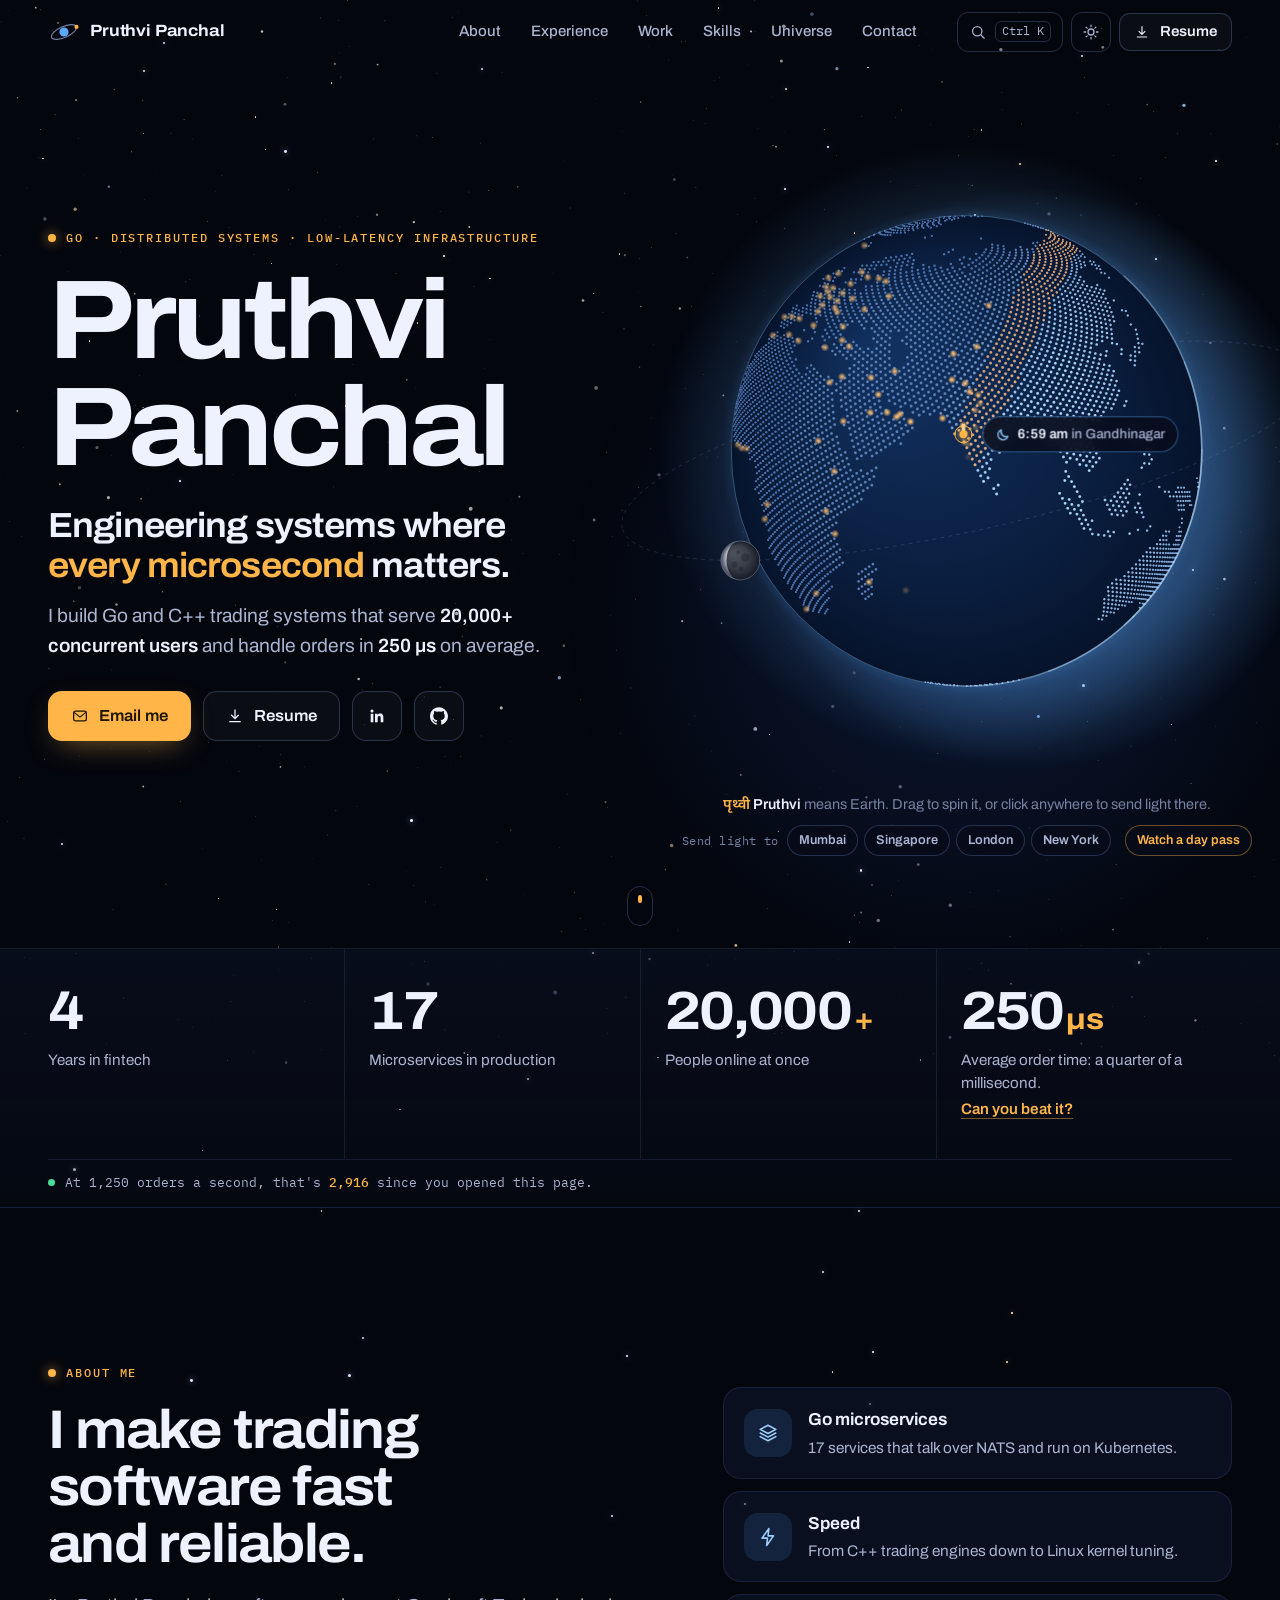
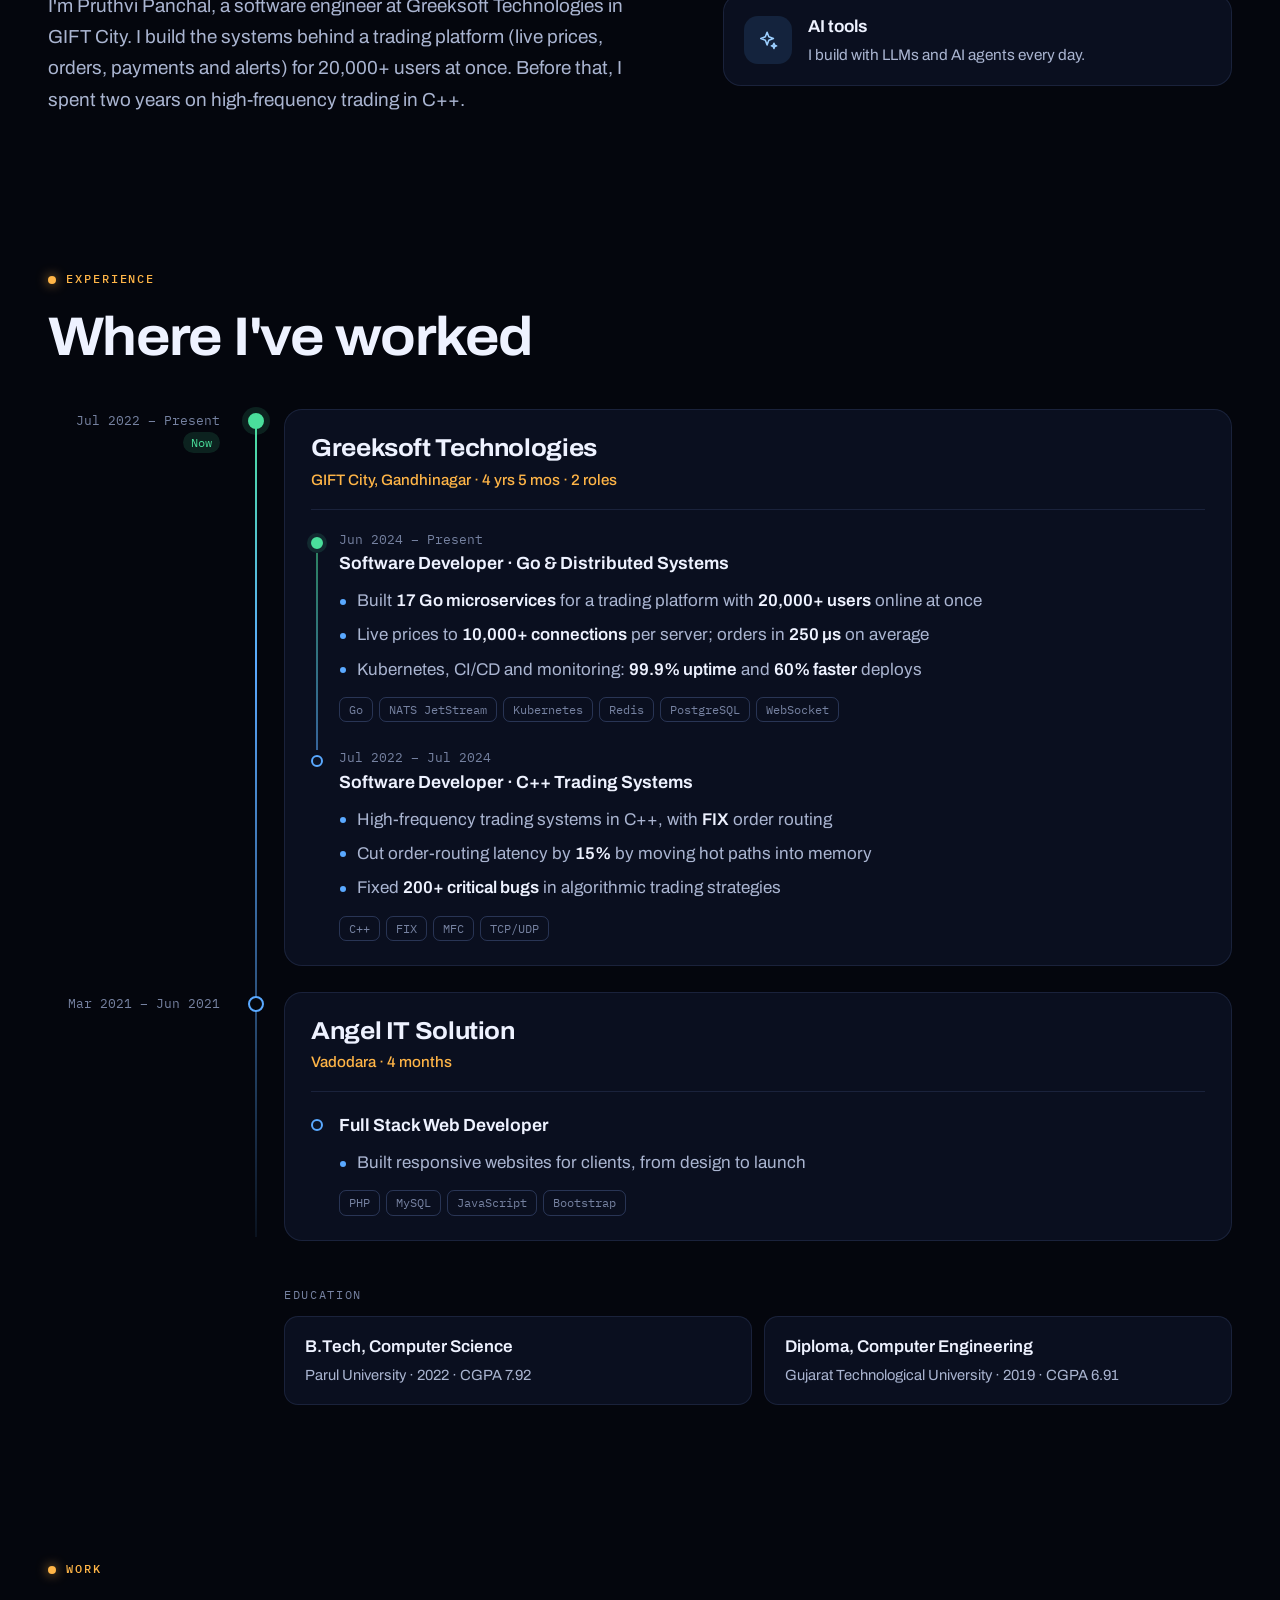
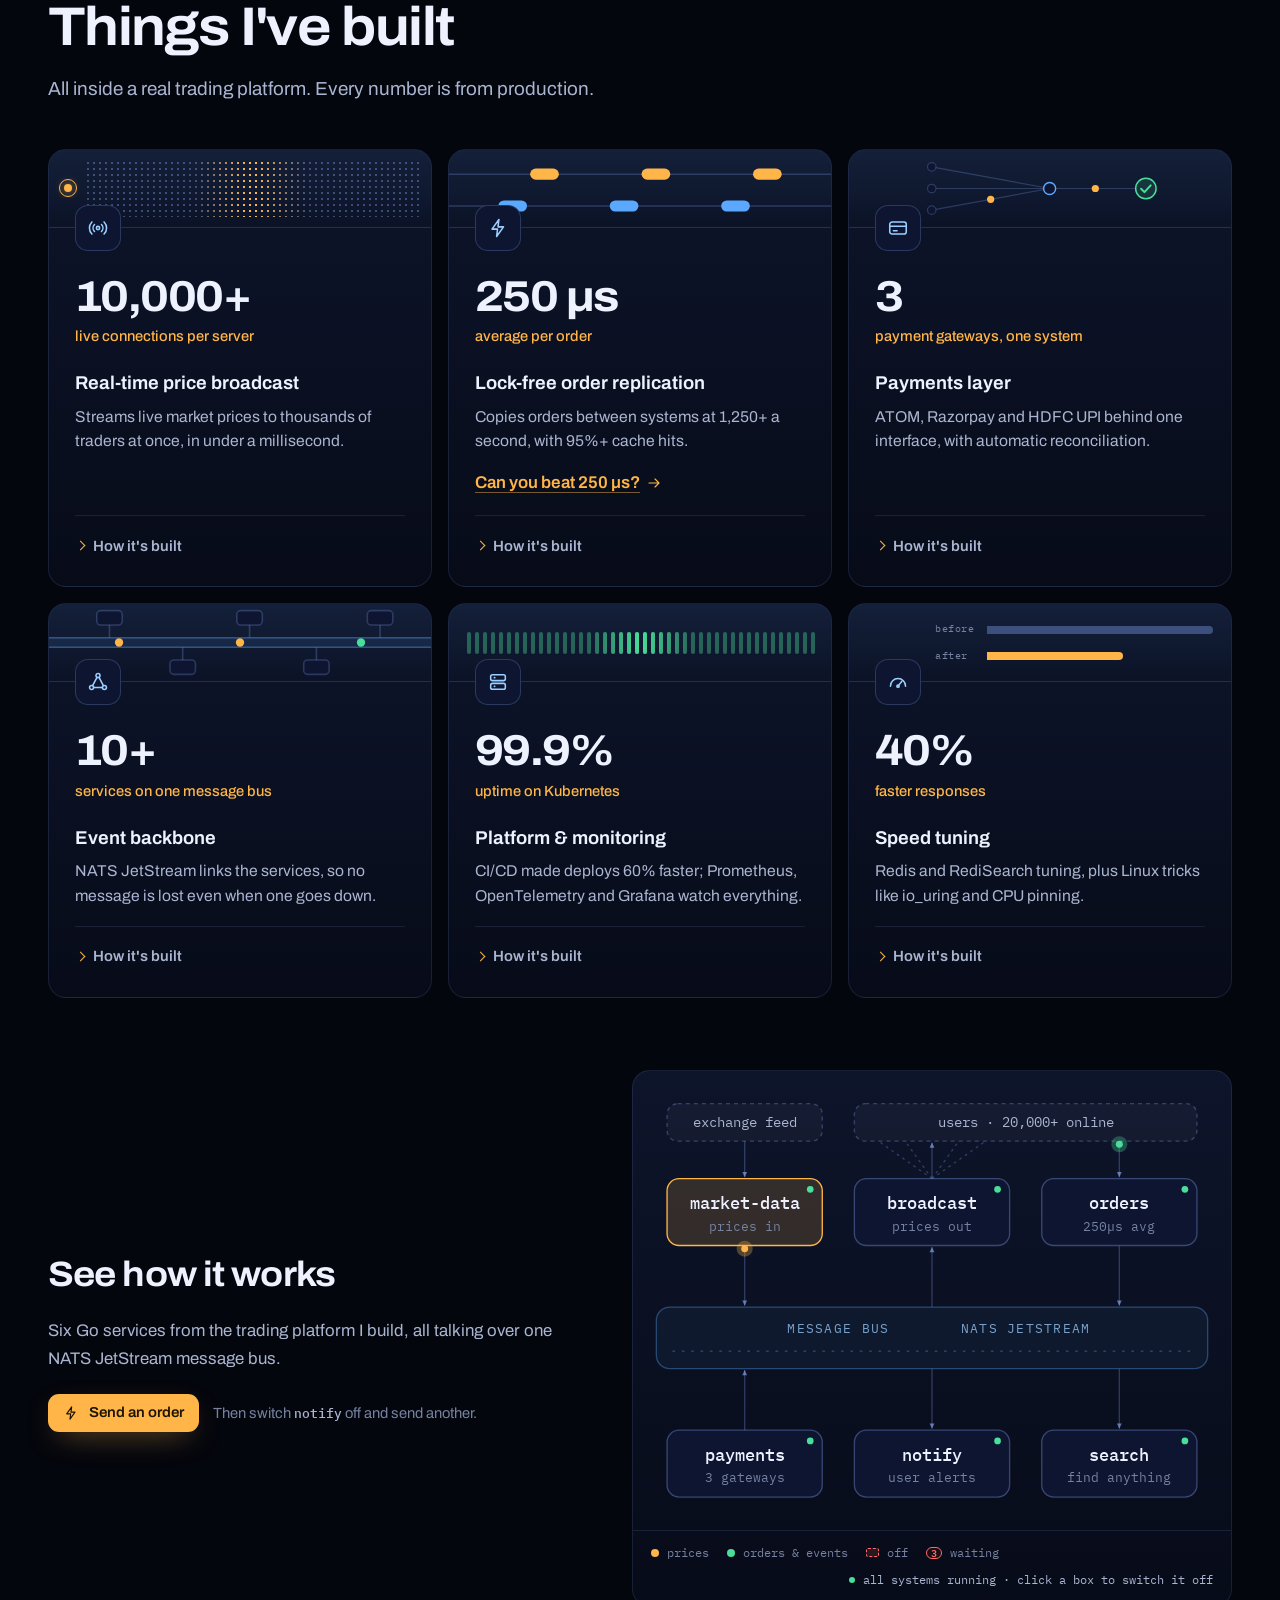
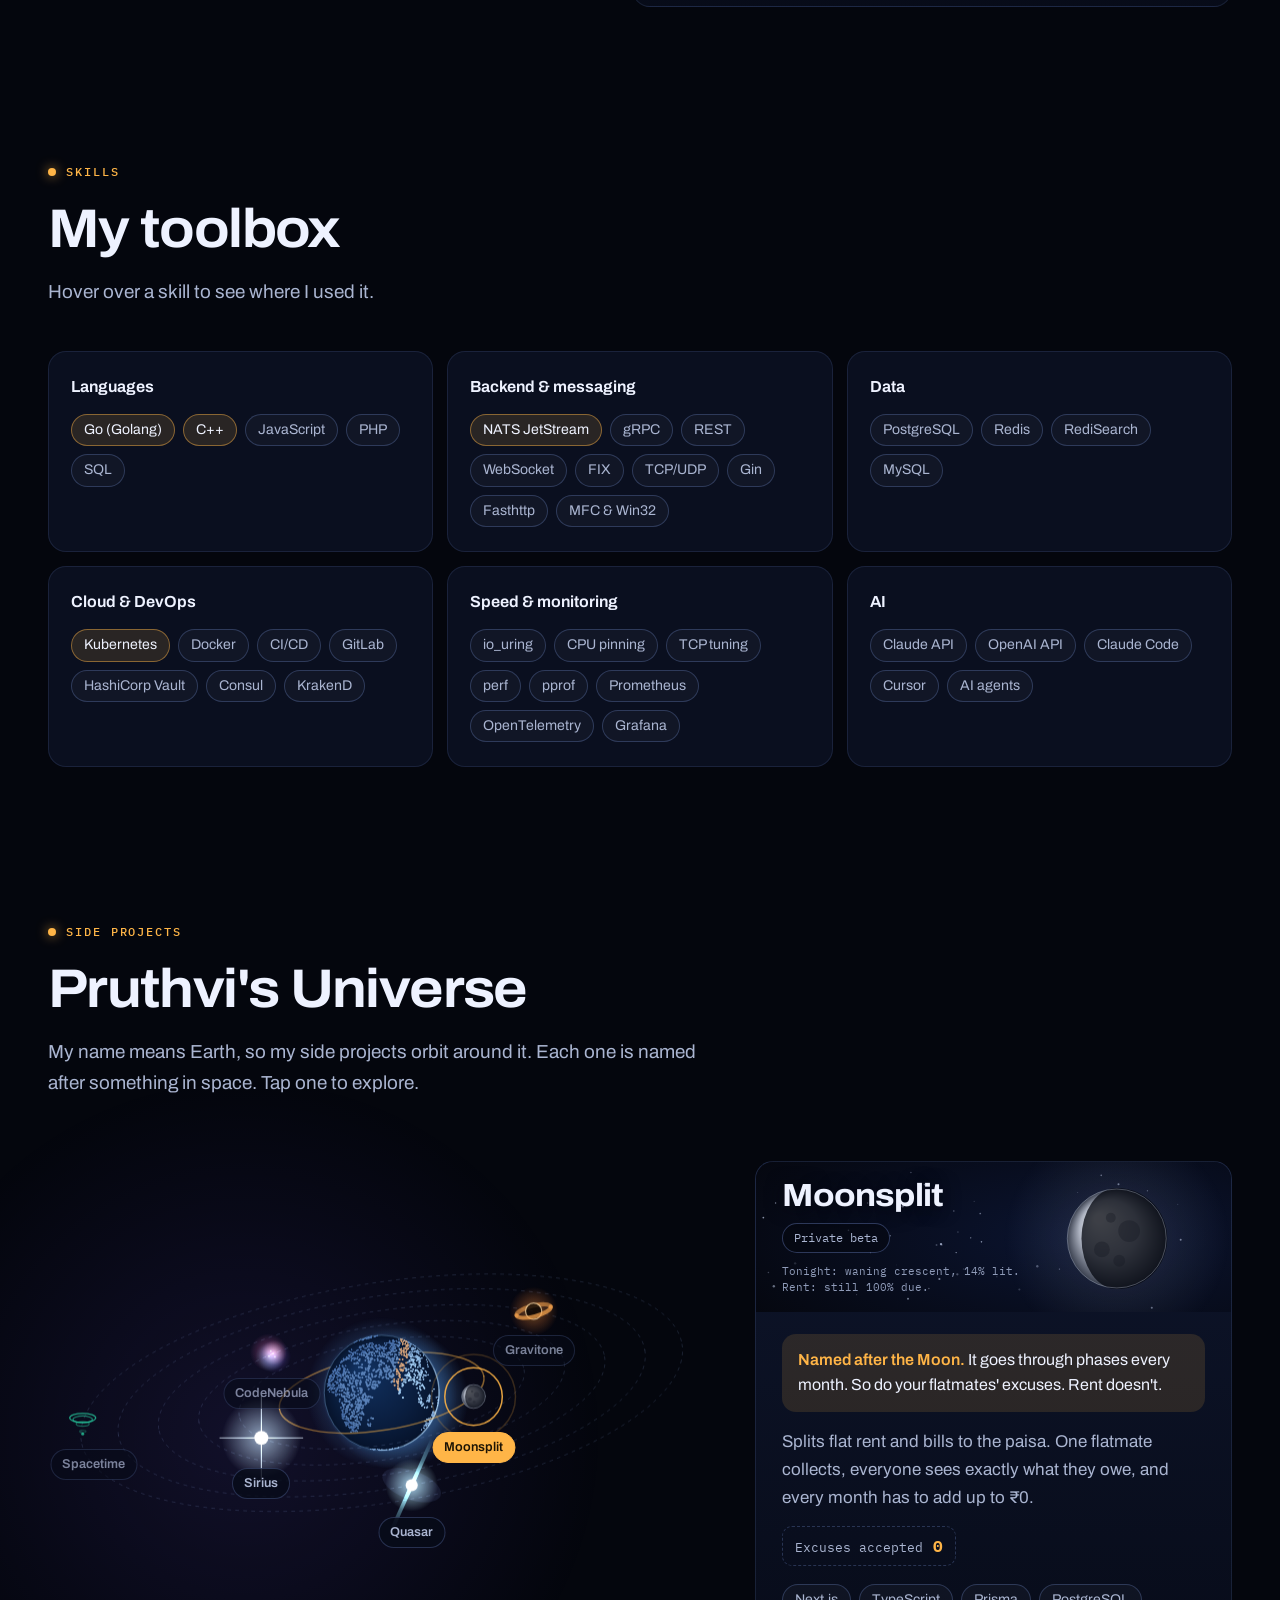
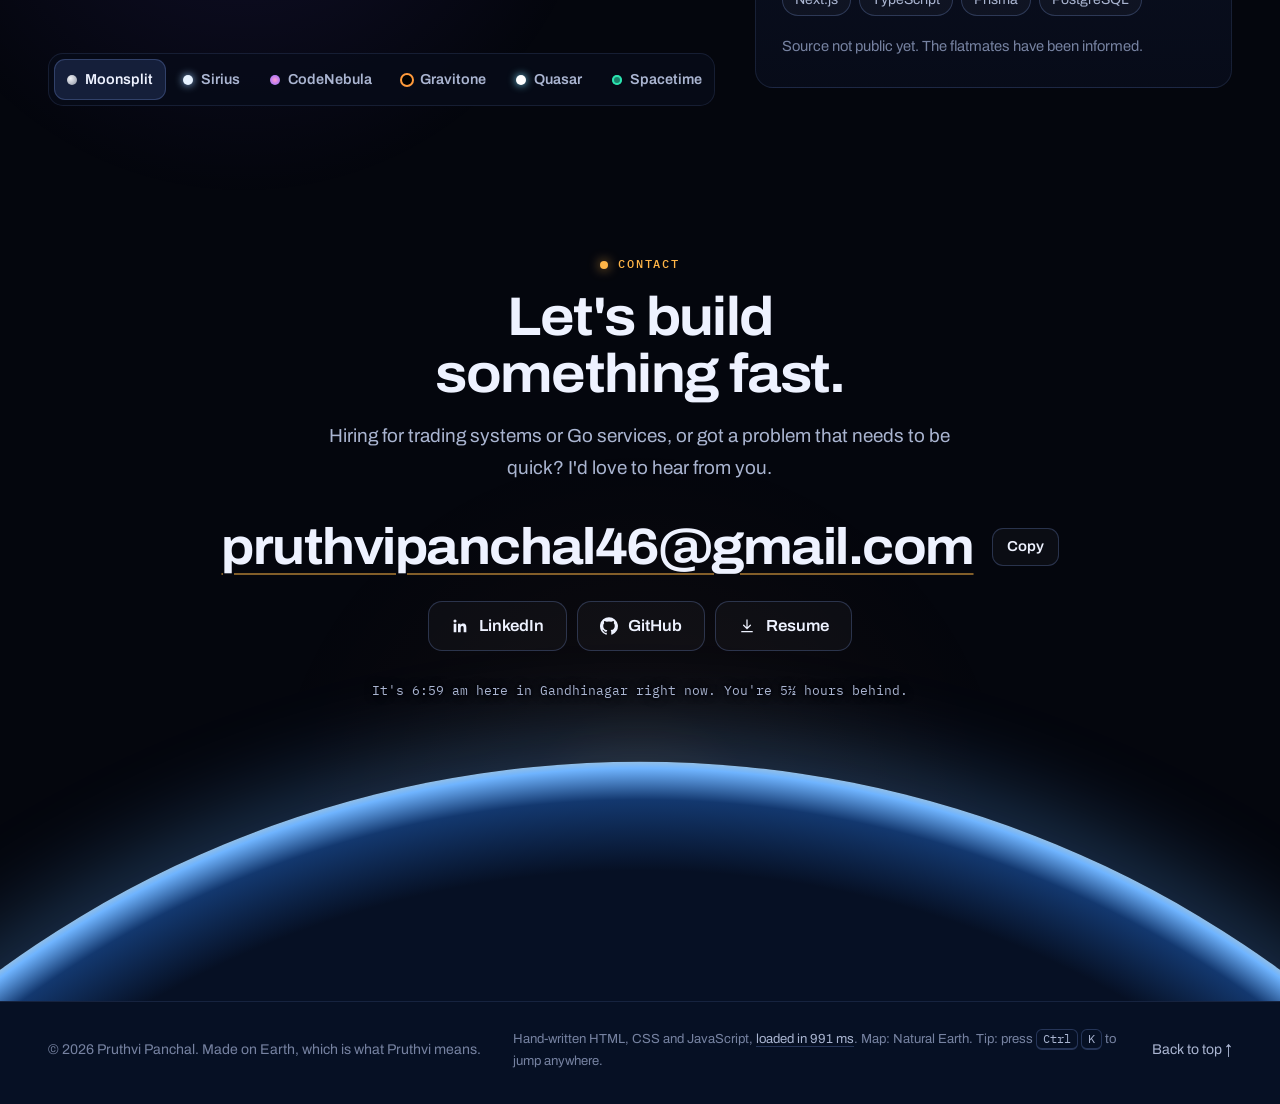
<file: index.html>
<!doctype html>
<html lang="en">
<head>
  <meta charset="utf-8">
  <meta name="viewport" content="width=device-width, initial-scale=1">
  <title>Pruthvi Panchal | Go, Distributed Systems &amp; Low-Latency Engineer</title>
  <meta name="description" content="Pruthvi Panchal is a Go (Golang) and C++ engineer in GIFT City, India, building low-latency trading systems: 20,000+ concurrent users, orders in 250 µs.">
  <meta name="author" content="Pruthvi Panchal">
  <meta name="robots" content="index, follow, max-image-preview:large, max-snippet:-1">
  <link rel="canonical" href="https://pruthvip.tech/">
  <meta name="color-scheme" content="dark light">
  <meta name="theme-color" content="#04060D">

  <meta property="og:type" content="profile">
  <meta property="og:site_name" content="Pruthvi Panchal">
  <meta property="og:url" content="https://pruthvip.tech/">
  <meta property="og:title" content="Pruthvi Panchal | Go, Distributed Systems &amp; Low-Latency Engineer">
  <meta property="og:description" content="Engineering systems where every microsecond matters. Go and C++ trading systems: 20,000+ concurrent users, 250 µs per order on average.">
  <meta property="og:image" content="https://pruthvip.tech/assets/og-image.png">
  <meta property="og:image:width" content="1200">
  <meta property="og:image:height" content="630">
  <meta property="og:image:alt" content="Pruthvi Panchal: engineering systems where every microsecond matters. Beside the name, a glowing dotted Earth with Gandhinagar marked">
  <meta property="profile:first_name" content="Pruthvi">
  <meta property="profile:last_name" content="Panchal">
  <meta name="twitter:card" content="summary_large_image">
  <meta name="twitter:title" content="Pruthvi Panchal | Go, Distributed Systems &amp; Low-Latency Engineer">
  <meta name="twitter:description" content="Engineering systems where every microsecond matters. Go and C++ trading systems: 20,000+ concurrent users, 250 µs per order on average.">
  <meta name="twitter:image" content="https://pruthvip.tech/assets/og-image.png">
  <meta name="twitter:image:alt" content="Pruthvi Panchal: engineering systems where every microsecond matters. Beside the name, a glowing dotted Earth with Gandhinagar marked">

  <link rel="icon" href="favicon.ico" sizes="32x32">
  <link rel="icon" href="favicon.svg" type="image/svg+xml">
  <link rel="apple-touch-icon" href="apple-touch-icon.png">

  <link rel="preconnect" href="https://fonts.googleapis.com">
  <link rel="preconnect" href="https://fonts.gstatic.com" crossorigin>
  <link rel="stylesheet" href="https://fonts.googleapis.com/css2?family=Archivo:wdth,wght@62..125,100..900&family=IBM+Plex+Mono:wght@400;500&display=swap">
  <link rel="stylesheet" href="https://fonts.googleapis.com/css2?family=Noto+Sans+Devanagari:wght@600&text=%E0%A4%AA%E0%A5%83%E0%A4%A5%E0%A5%8D%E0%A4%B5%E0%A5%80&display=swap">
  <link rel="stylesheet" href="assets/css/style.css">

  <script>
    // Interactive extras only show once scripts run. A saved light theme applies
    // before first paint, so the page never flashes the wrong colours.
    (function () {
      document.documentElement.classList.add('js');
      try { if (localStorage.getItem('pu-theme') === 'light') document.documentElement.setAttribute('data-theme', 'light'); } catch (e) {}
    })();
  </script>
  <script src="assets/js/earth-data.js" defer></script>
  <script src="assets/js/main.js" defer></script>

  <!-- Structured data for search engines. Keep it in step with the page, and bump
       dateModified (and sitemap.xml's lastmod) when the text changes. CodeNebula's
       reference at /CodeNebula/ names #person as its author, so keep that @id stable. -->
  <script type="application/ld+json">
  {
    "@context": "https://schema.org",
    "@graph": [
      {
        "@type": "WebSite",
        "@id": "https://pruthvip.tech/#website",
        "url": "https://pruthvip.tech/",
        "name": "Pruthvi Panchal",
        "alternateName": "pruthvip.tech",
        "inLanguage": "en",
        "publisher": { "@id": "https://pruthvip.tech/#person" }
      },
      {
        "@type": "ProfilePage",
        "@id": "https://pruthvip.tech/#profilepage",
        "url": "https://pruthvip.tech/",
        "name": "Pruthvi Panchal | Go, Distributed Systems & Low-Latency Engineer",
        "isPartOf": { "@id": "https://pruthvip.tech/#website" },
        "mainEntity": { "@id": "https://pruthvip.tech/#person" },
        "primaryImageOfPage": "https://pruthvip.tech/assets/og-image.png",
        "dateCreated": "2026-10-25",
        "dateModified": "2026-11-13",
        "inLanguage": "en"
      },
      {
        "@type": "Person",
        "@id": "https://pruthvip.tech/#person",
        "name": "Pruthvi Panchal",
        "alternateName": "pruthvipanchal",
        "givenName": "Pruthvi",
        "familyName": "Panchal",
        "url": "https://pruthvip.tech/",
        "image": "https://pruthvip.tech/assets/og-image.png",
        "description": "Software engineer in GIFT City, India, building low-latency trading systems in Go and C++.",
        "jobTitle": "Software Engineer",
        "worksFor": { "@type": "Organization", "name": "Greeksoft Technologies" },
        "address": { "@type": "PostalAddress", "addressLocality": "Gandhinagar", "addressRegion": "Gujarat", "addressCountry": "IN" },
        "email": "mailto:pruthvipanchal46@gmail.com",
        "alumniOf": [
          { "@type": "CollegeOrUniversity", "name": "Parul University" },
          { "@type": "CollegeOrUniversity", "name": "Gujarat Technological University" }
        ],
        "knowsAbout": ["Go", "Golang", "C++", "Distributed systems", "Microservices", "Low-latency systems", "High-frequency trading", "NATS JetStream", "Kubernetes", "Redis", "PostgreSQL", "FIX protocol"],
        "sameAs": ["https://www.linkedin.com/in/pruthvipanchal/", "https://github.com/pruthvipanchal"]
      },
      {
        "@type": "WebSite",
        "@id": "https://pruthvip.tech/CodeNebula/#website",
        "name": "CodeNebula",
        "url": "https://pruthvip.tech/CodeNebula/",
        "description": "C++, Go and Python concepts with real-world scenarios and runnable examples.",
        "creator": { "@id": "https://pruthvip.tech/#person" }
      },
      {
        "@type": "SoftwareSourceCode",
        "name": "Sirius",
        "url": "https://pruthvip.tech/#sirius",
        "codeRepository": "https://github.com/pruthvipanchal/Sirius",
        "description": "An interview-prep notebook: notes with code and maths, spaced-repetition flashcards and instant search, kept on your own computer.",
        "programmingLanguage": ["Go", "TypeScript"],
        "creator": { "@id": "https://pruthvip.tech/#person" }
      }
    ]
  }
  </script>
</head>
<body>
  <svg class="sprite" aria-hidden="true" focusable="false">
    <symbol id="i-arrow-r" viewBox="0 0 24 24"><path d="M4.5 12h15M13.5 6l6 6-6 6"/></symbol>
    <symbol id="i-arrow-ur" viewBox="0 0 24 24"><path d="M7 17 17 7M8.5 7H17v8.5"/></symbol>
    <symbol id="i-download" viewBox="0 0 24 24"><path d="M12 4v11.5M7.5 11 12 15.5 16.5 11M5 19.5h14"/></symbol>
    <symbol id="i-sun" viewBox="0 0 24 24"><circle cx="12" cy="12" r="4"/><path d="M12 2.75v2M12 19.25v2M5.46 5.46l1.41 1.41M17.13 17.13l1.41 1.41M2.75 12h2M19.25 12h2M5.46 18.54l1.41-1.41M17.13 6.87l1.41-1.41"/></symbol>
    <symbol id="i-moon" viewBox="0 0 24 24"><path d="M20 14.6A8.25 8.25 0 0 1 9.4 4 8.25 8.25 0 1 0 20 14.6Z"/></symbol>
    <symbol id="i-menu" viewBox="0 0 24 24"><path d="M4 8h16M4 16h16"/></symbol>
    <symbol id="i-close" viewBox="0 0 24 24"><path d="M6 6l12 12M18 6 6 18"/></symbol>
    <symbol id="i-mail" viewBox="0 0 24 24"><rect x="3.5" y="5.5" width="17" height="13" rx="2.5"/><path d="m4.5 7.5 7.5 6 7.5-6"/></symbol>
    <symbol id="i-terminal" viewBox="0 0 24 24"><path d="M4.5 7.5 9 12l-4.5 4.5M11.5 16.5h8"/></symbol>
    <symbol id="i-search" viewBox="0 0 24 24"><circle cx="11" cy="11" r="6.25"/><path d="m16 16 4.25 4.25"/></symbol>
    <symbol id="i-rotate" viewBox="0 0 24 24"><path d="M20 12a8 8 0 1 1-2.34-5.66"/><path d="M20 4.5v4h-4"/></symbol>
    <symbol id="i-broadcast" viewBox="0 0 24 24"><circle cx="12" cy="12" r="1.8"/><path d="M8.2 15.8a5.4 5.4 0 0 1 0-7.6M15.8 8.2a5.4 5.4 0 0 1 0 7.6M5.4 18.6a9.3 9.3 0 0 1 0-13.2M18.6 5.4a9.3 9.3 0 0 1 0 13.2"/></symbol>
    <symbol id="i-bolt" viewBox="0 0 24 24"><path d="M13 2.75 5.5 13.25h6l-1 8 7.5-10.5h-6l1-8Z"/></symbol>
    <symbol id="i-card" viewBox="0 0 24 24"><rect x="3" y="5.5" width="18" height="13" rx="2.5"/><path d="M3 10h18M7 15h4"/></symbol>
    <symbol id="i-network" viewBox="0 0 24 24"><circle cx="12" cy="5" r="2.2"/><circle cx="5" cy="18" r="2.2"/><circle cx="19" cy="18" r="2.2"/><path d="M10.9 6.9 6.1 16M13.1 6.9 17.9 16M7.2 18h9.6"/></symbol>
    <symbol id="i-server" viewBox="0 0 24 24"><rect x="4" y="4" width="16" height="6.5" rx="2"/><rect x="4" y="13.5" width="16" height="6.5" rx="2"/><path d="M8 7.25h.5M8 16.75h.5"/></symbol>
    <symbol id="i-gauge" viewBox="0 0 24 24"><path d="M3.75 16.5a8.25 8.25 0 1 1 16.5 0"/><path d="m12 16.5 4.25-5.25"/><circle cx="12" cy="16.5" r="1.25"/></symbol>
    <symbol id="i-layers" viewBox="0 0 24 24"><path d="m12 3.5 8.5 4.5-8.5 4.5L3.5 8 12 3.5Z"/><path d="m3.5 12 8.5 4.5 8.5-4.5M3.5 16l8.5 4.5 8.5-4.5"/></symbol>
    <symbol id="i-spark" viewBox="0 0 24 24"><path d="M11 3.5l1.9 5 5 1.9-5 1.9-1.9 5-1.9-5-5-1.9 5-1.9 1.9-5Z"/><path d="M18.5 15.5l.8 2.1 2.1.8-2.1.8-.8 2.1-.8-2.1-2.1-.8 2.1-.8.8-2.1Z"/></symbol>
    <symbol id="i-github" viewBox="0 0 24 24"><path fill="currentColor" stroke="none" d="M12 .3a12 12 0 0 0-3.8 23.38c.6.12.82-.26.82-.58v-2.04c-3.34.73-4.04-1.61-4.04-1.61-.55-1.39-1.34-1.76-1.34-1.76-1.09-.74.08-.73.08-.73 1.2.09 1.84 1.24 1.84 1.24 1.07 1.83 2.81 1.3 3.5 1 .1-.78.42-1.31.76-1.61-2.67-.3-5.47-1.33-5.47-5.93 0-1.31.47-2.38 1.24-3.22-.14-.3-.54-1.52.1-3.18 0 0 1-.32 3.3 1.23a11.5 11.5 0 0 1 6 0c2.28-1.55 3.29-1.23 3.29-1.23.64 1.66.24 2.88.12 3.18a4.65 4.65 0 0 1 1.23 3.22c0 4.61-2.8 5.63-5.48 5.92.42.36.81 1.1.81 2.22v3.29c0 .32.21.7.82.58A12 12 0 0 0 12 .3"/></symbol>
    <symbol id="i-linkedin" viewBox="0 0 24 24"><path fill="currentColor" stroke="none" d="M20.45 20.45h-3.56v-5.57c0-1.33-.02-3.04-1.85-3.04-1.85 0-2.13 1.45-2.13 2.94v5.67H9.35V9h3.41v1.56h.05c.48-.9 1.64-1.85 3.37-1.85 3.6 0 4.27 2.37 4.27 5.46v6.28ZM5.34 7.43a2.06 2.06 0 1 1 0-4.13 2.06 2.06 0 0 1 0 4.13Zm1.78 13.02H3.56V9h3.56v11.45Z"/></symbol>
  </svg>

  <a class="skip-link" href="#main">Skip to content</a>
  <canvas class="stars" data-stars aria-hidden="true"></canvas>

  <header class="bar" data-header>
    <div class="wrap bar-inner">
      <a class="mark" href="#top" aria-label="Pruthvi Panchal, back to top">
        <svg class="mark-svg" viewBox="0 0 32 32" aria-hidden="true">
          <ellipse class="mark-orbit" cx="16" cy="16" rx="13.5" ry="5.4" transform="rotate(-24 16 16)"/>
          <!-- main.js moves the Moon round its orbit as the page scrolls: the first copy passes behind the Earth. -->
          <circle class="mark-moon mark-moon-back" cx="28.5" cy="11" r="2.1"/>
          <circle class="mark-earth" cx="16" cy="16" r="4.6"/>
          <circle class="mark-moon mark-moon-front" cx="28.5" cy="11" r="2.1"/>
        </svg>
        <span class="mark-name">Pruthvi Panchal</span>
      </a>

      <nav class="nav" id="site-nav" aria-label="Primary">
        <ul>
          <li><a href="#about">About</a></li>
          <li><a href="#experience">Experience</a></li>
          <li><a href="#work">Work</a></li>
          <li><a href="#skills">Skills</a></li>
          <li><a href="#universe">Universe</a></li>
          <li><a href="#contact">Contact</a></li>
          <li class="nav-cmd js-only"><button type="button" data-palette-open>Search and commands</button></li>
        </ul>
      </nav>

      <div class="bar-actions">
        <button class="icon-btn pal-open js-only" type="button" data-palette-open aria-label="Search and commands">
          <svg class="icon" aria-hidden="true"><use href="#i-search"/></svg><kbd data-kbd>Ctrl K</kbd>
        </button>
        <button class="icon-btn js-only" type="button" data-theme-toggle aria-label="Switch to light theme">
          <svg class="icon icon-sun" aria-hidden="true"><use href="#i-sun"/></svg>
          <svg class="icon icon-moon" aria-hidden="true"><use href="#i-moon"/></svg>
        </button>
        <a class="btn btn-small btn-ghost bar-resume" href="assets/Pruthvi-Panchal-Resume.pdf" rel="nofollow" download>
          <svg class="icon" aria-hidden="true"><use href="#i-download"/></svg>Resume
        </a>
        <button class="icon-btn menu-toggle js-only" type="button" data-menu-toggle aria-controls="site-nav" aria-expanded="false" aria-label="Open menu">
          <svg class="icon icon-menu" aria-hidden="true"><use href="#i-menu"/></svg>
          <svg class="icon icon-close" aria-hidden="true"><use href="#i-close"/></svg>
        </button>
      </div>
    </div>
  </header>

  <main id="main">
    <!-- Hero: Pruthvi means Earth, so the site opens on it -->
    <section class="hero" id="top" aria-labelledby="hero-title">
      <div class="wrap hero-grid">
        <div class="hero-copy">
          <p class="kicker hero-kicker"><span>Go · <span class="nowrap">Distributed systems</span> · <span class="nowrap">Low-latency infrastructure</span></span></p>
          <!-- Keep the space between the two lines: without it, anything that reads the text and
               not the layout (search engines, copy and paste) sees one word, "PruthviPanchal". -->
          <h1 id="hero-title" class="hero-title"><span class="line"><span>Pruthvi</span></span> <span class="line"><span>Panchal</span></span></h1>
          <p class="hero-tagline">Engineering systems where <em>every microsecond</em> matters.</p>
          <p class="hero-lead">I build Go and C++ trading systems that serve <b>20,000+ concurrent users</b> and handle orders in <b>250&nbsp;µs</b> on average.</p>
          <div class="hero-actions">
            <a class="btn btn-primary" href="mailto:pruthvipanchal46@gmail.com">
              <svg class="icon" aria-hidden="true"><use href="#i-mail"/></svg>Email me
            </a>
            <a class="btn btn-ghost" href="assets/Pruthvi-Panchal-Resume.pdf" rel="nofollow" download>
              <svg class="icon" aria-hidden="true"><use href="#i-download"/></svg>Resume
            </a>
            <a class="btn btn-ghost btn-square" href="https://www.linkedin.com/in/pruthvipanchal/" target="_blank" rel="me noopener" aria-label="LinkedIn profile">
              <svg class="icon" aria-hidden="true"><use href="#i-linkedin"/></svg>
            </a>
            <a class="btn btn-ghost btn-square" href="https://github.com/pruthvipanchal" target="_blank" rel="me noopener" aria-label="GitHub profile">
              <svg class="icon" aria-hidden="true"><use href="#i-github"/></svg>
            </a>
          </div>
        </div>

        <div class="hero-earth" data-earth-stage>
          <canvas class="earth-canvas js-only" data-earth role="img" aria-label="A glowing dotted Earth, turned to show India, with Gandhinagar marked. Drag to spin it, or click anywhere to send light there."></canvas>
          <button class="earth-pin js-only" type="button" data-pin hidden aria-describedby="pin-tip">
            <span class="pin-dot" aria-hidden="true"></span>
            <span class="pin-label"><svg class="icon pin-sky" aria-hidden="true"><use href="#i-sun" data-pin-sky/></svg><span><span data-pin-time></span><span class="pin-place"> in Gandhinagar</span></span></span>
          </button>
          <p class="pin-tip" id="pin-tip" role="tooltip" data-pin-tip hidden>Gandhinagar, Gujarat. I live here and work in GIFT City, India's international finance hub.</p>
          <!-- Where the visitor's light landed: main.js fills this in and keeps it beside the place. -->
          <p class="light-chip js-only" data-light-chip role="status" hidden>
            <span class="chip-top"><b data-light-place></b><span data-light-km></span></span>
            <span class="chip-fact" data-light-fact></span>
            <i class="chip-note">shown 25× slower than real</i>
          </p>
          <div class="earth-fallback" aria-hidden="true"></div>
          <div class="earth-foot">
            <p class="earth-hint"><span class="deva" lang="hi">पृथ्वी</span> <b>Pruthvi</b> means Earth.<span class="js-only"> Drag to spin it, or <span data-verb>click</span> anywhere to send light there.</span></p>
            <p class="earth-go js-only">
              <span>Send light to</span>
              <button type="button" data-light-to="Mumbai" aria-label="Send light to Mumbai">Mumbai</button>
              <button type="button" data-light-to="Singapore" aria-label="Send light to Singapore">Singapore</button>
              <button type="button" data-light-to="London" aria-label="Send light to London">London</button>
              <button type="button" data-light-to="New York" aria-label="Send light to New York">New York</button>
              <button type="button" class="earth-day" data-day>Watch a day pass</button>
            </p>
          </div>
        </div>
      </div>
      <a class="scroll-cue" href="#about" aria-label="Scroll to About"><span></span></a>
    </section>

    <!-- At a glance -->
    <section class="stats" aria-label="At a glance">
      <div class="wrap stats-grid">
        <div class="stat" data-reveal>
          <p class="stat-num"><span data-count="4" data-since="2022-07">4</span></p>
          <p class="stat-label">Years in fintech</p>
        </div>
        <div class="stat" data-reveal>
          <p class="stat-num"><span data-count="17">17</span></p>
          <p class="stat-label">Microservices in production</p>
        </div>
        <div class="stat" data-reveal>
          <p class="stat-num"><span data-count="20000">20,000</span><i>+</i></p>
          <p class="stat-label">People online at once</p>
        </div>
        <div class="stat" data-reveal>
          <p class="stat-num"><span data-count="250">250</span><i>µs</i></p>
          <p class="stat-label">Average order time<span class="stat-more">: a quarter of a millisecond</span>. <button class="link-btn js-only" type="button" data-race-open>Can you beat it?</button></p>
        </div>
      </div>
      <!-- A running count at the platform's rate of 1,250 orders a second (main.js keeps it ticking). -->
      <p class="wrap stats-live js-only" data-live hidden><i class="live-dot" aria-hidden="true"></i><span>At 1,250 orders a second, that's <b data-live-count>0</b> since you opened this page.</span></p>
    </section>

    <!-- About -->
    <section class="section" id="about" aria-labelledby="about-title">
      <div class="wrap about-grid">
        <div data-reveal>
          <p class="kicker">About me</p>
          <h2 id="about-title">I make trading software fast and reliable.</h2>
          <p class="lead">I'm Pruthvi Panchal, a software engineer at Greeksoft Technologies in GIFT City. I build the systems behind a trading platform (live prices, orders, payments and alerts) for 20,000+ users at once. Before that, I spent two years on high-frequency trading in C++.</p>
        </div>
        <ul class="focus">
          <li data-reveal>
            <span class="focus-icon"><svg class="icon" aria-hidden="true"><use href="#i-layers"/></svg></span>
            <div><h3>Go microservices</h3><p>17 services that talk over NATS and run on Kubernetes.</p></div>
          </li>
          <li data-reveal>
            <span class="focus-icon"><svg class="icon" aria-hidden="true"><use href="#i-bolt"/></svg></span>
            <div><h3>Speed</h3><p>From C++ trading engines down to Linux kernel tuning.</p></div>
          </li>
          <li data-reveal>
            <span class="focus-icon"><svg class="icon" aria-hidden="true"><use href="#i-spark"/></svg></span>
            <div><h3>AI tools</h3><p>I build with LLMs and AI agents every day.</p></div>
          </li>
        </ul>
      </div>
    </section>

    <!-- Experience -->
    <section class="section" id="experience" aria-labelledby="experience-title">
      <div class="wrap">
        <div class="section-head" data-reveal>
          <p class="kicker">Experience</p>
          <h2 id="experience-title">Where I've worked</h2>
        </div>

        <ol class="timeline">
          <li class="tl-item is-now" data-reveal>
            <p class="tl-when"><time datetime="2022-07">Jul 2022</time> – Present <span class="tl-badge">Now</span></p>
            <div class="tl-card">
              <div class="company">
                <h3>Greeksoft Technologies</h3>
                <p class="tl-org"><span>GIFT City, Gandhinagar</span> · <span data-tenure="2022-07">4+ years</span> · <span>2 roles</span></p>
              </div>
              <ol class="roles">
                <li class="role is-now">
                  <p class="role-when"><time datetime="2024-06">Jun 2024</time> – Present</p>
                  <h4>Software Developer · Go &amp; Distributed Systems</h4>
                  <ul>
                    <li>Built <b>17 Go microservices</b> for a trading platform with <b>20,000+ users</b> online at once</li>
                    <li>Live prices to <b>10,000+ connections</b> per server; orders in <b>250 µs</b> on average</li>
                    <li>Kubernetes, CI/CD and monitoring: <b>99.9% uptime</b> and <b>60% faster</b> deploys</li>
                  </ul>
                  <ul class="role-stack" aria-label="Main tools"><li>Go</li><li>NATS JetStream</li><li>Kubernetes</li><li>Redis</li><li>PostgreSQL</li><li>WebSocket</li></ul>
                </li>
                <li class="role">
                  <p class="role-when"><time datetime="2022-07">Jul 2022</time> – <time datetime="2024-07">Jul 2024</time></p>
                  <h4>Software Developer · C++ Trading Systems</h4>
                  <ul>
                    <li>High-frequency trading systems in C++, with <b>FIX</b> order routing</li>
                    <li>Cut order-routing latency by <b>15%</b> by moving hot paths into memory</li>
                    <li>Fixed <b>200+ critical bugs</b> in algorithmic trading strategies</li>
                  </ul>
                  <ul class="role-stack" aria-label="Main tools"><li>C++</li><li>FIX</li><li>MFC</li><li>TCP/UDP</li></ul>
                </li>
              </ol>
            </div>
          </li>
          <li class="tl-item" data-reveal>
            <p class="tl-when"><time datetime="2021-03">Mar 2021</time> – <time datetime="2021-06">Jun 2021</time></p>
            <div class="tl-card">
              <div class="company">
                <h3>Angel IT Solution</h3>
                <p class="tl-org"><span>Vadodara</span> · <span>4 months</span></p>
              </div>
              <ol class="roles">
                <li class="role">
                  <h4>Full Stack Web Developer</h4>
                  <ul>
                    <li>Built responsive websites for clients, from design to launch</li>
                  </ul>
                  <ul class="role-stack" aria-label="Main tools"><li>PHP</li><li>MySQL</li><li>JavaScript</li><li>Bootstrap</li></ul>
                </li>
              </ol>
            </div>
          </li>
        </ol>

        <div class="edu" data-reveal>
          <p class="edu-title">Education</p>
          <ul>
            <li><b>B.Tech, Computer Science</b><span>Parul University · 2022 · CGPA 7.92</span></li>
            <li><b>Diploma, Computer Engineering</b><span>Gujarat Technological University · 2019 · CGPA 6.91</span></li>
          </ul>
        </div>
      </div>
    </section>

    <!-- Work -->
    <section class="section" id="work" aria-labelledby="work-title">
      <div class="wrap">
        <div class="section-head" data-reveal>
          <p class="kicker">Work</p>
          <h2 id="work-title">Things I've built</h2>
          <p class="lead">All inside a real trading platform. Every number is from production.</p>
        </div>

        <ul class="cards">
          <!-- Each card opens with a small moving picture of what the system does (.card-art, drawn in
               CSS), and folds out how it's built. data-spot names its place in the diagram below. -->
          <li class="card" data-reveal>
            <div class="card-art art-fan" aria-hidden="true"><i class="art-src"></i></div>
            <span class="card-icon"><svg class="icon" aria-hidden="true"><use href="#i-broadcast"/></svg></span>
            <p class="card-num">10,000+</p>
            <p class="card-unit">live connections per server</p>
            <h3>Real-time price broadcast</h3>
            <p>Streams live market prices to thousands of traders at once, in under a millisecond.</p>
            <details class="how-built">
              <summary>How it's built</summary>
              <ul>
                <li>A WebSocket server holding 10,000+ connections per node</li>
                <li>Worker pools sized to the CPU's cores</li>
                <li>Memory pooling keeps it steady under heavy load</li>
                <li>Watches itself for goroutine leaks</li>
              </ul>
              <button class="link-btn js-only" type="button" data-spot="bc">See it in the diagram<svg class="icon" aria-hidden="true"><use href="#i-arrow-r"/></svg></button>
            </details>
          </li>
          <li class="card" data-reveal>
            <div class="card-art art-copy" aria-hidden="true">
              <svg viewBox="0 0 240 64" preserveAspectRatio="xMidYMid slice">
                <path class="a-rail" d="M0 23H240M0 43H240"/>
                <rect class="a-pk a-pk-1" x="-9" y="19.5" width="18" height="7" rx="3.5"/>
                <rect class="a-pk a-pk-2" x="-9" y="19.5" width="18" height="7" rx="3.5"/>
                <rect class="a-pk a-pk-3" x="-9" y="19.5" width="18" height="7" rx="3.5"/>
                <rect class="a-pk a-twin a-pk-1" x="-9" y="39.5" width="18" height="7" rx="3.5"/>
                <rect class="a-pk a-twin a-pk-2" x="-9" y="39.5" width="18" height="7" rx="3.5"/>
                <rect class="a-pk a-twin a-pk-3" x="-9" y="39.5" width="18" height="7" rx="3.5"/>
              </svg>
            </div>
            <span class="card-icon"><svg class="icon" aria-hidden="true"><use href="#i-bolt"/></svg></span>
            <p class="card-num">250 µs</p>
            <p class="card-unit">average per order</p>
            <h3>Lock-free order replication</h3>
            <p>Copies orders between systems at 1,250+ a second, with 95%+ cache hits.</p>
            <button class="link-btn js-only" type="button" data-race-open>Can you beat 250 µs?<svg class="icon" aria-hidden="true"><use href="#i-arrow-r"/></svg></button>
            <details class="how-built">
              <summary>How it's built</summary>
              <ul>
                <li>Lock-free, so no order waits on another</li>
                <li>95%+ of lookups answered from the Redis cache</li>
                <li>Reads the older C++ system's binary data directly, checking magic numbers and using fixed-point maths</li>
              </ul>
              <button class="link-btn js-only" type="button" data-spot="or">See it in the diagram<svg class="icon" aria-hidden="true"><use href="#i-arrow-r"/></svg></button>
            </details>
          </li>
          <li class="card" data-reveal>
            <div class="card-art art-join" aria-hidden="true">
              <svg viewBox="0 0 240 64">
                <path class="a-rail" d="M30 14 128 32M30 32H128M30 50 128 32M128 32H200"/>
                <circle class="a-end" cx="30" cy="14" r="3.5"/>
                <circle class="a-end" cx="30" cy="32" r="3.5"/>
                <circle class="a-end" cx="30" cy="50" r="3.5"/>
                <circle class="a-dot a-in-1" r="3"/>
                <circle class="a-dot a-in-2" r="3"/>
                <circle class="a-dot a-in-3" r="3"/>
                <circle class="a-hub" cx="128" cy="32" r="5"/>
                <circle class="a-done" cx="208" cy="32" r="8.5"/>
                <path class="a-tick" d="m204 32.2 2.8 2.8 5.2-5.6"/>
              </svg>
            </div>
            <span class="card-icon"><svg class="icon" aria-hidden="true"><use href="#i-card"/></svg></span>
            <p class="card-num">3</p>
            <p class="card-unit">payment gateways, one system</p>
            <h3>Payments layer</h3>
            <p>ATOM, Razorpay and HDFC UPI behind one interface, with automatic reconciliation.</p>
            <details class="how-built">
              <summary>How it's built</summary>
              <ul>
                <li>One gateway interface; a factory picks ATOM, Razorpay or HDFC UPI</li>
                <li>Credentials rotate through HashiCorp Vault</li>
                <li>A background service reconciles payments continuously</li>
              </ul>
              <button class="link-btn js-only" type="button" data-spot="pay">See it in the diagram<svg class="icon" aria-hidden="true"><use href="#i-arrow-r"/></svg></button>
            </details>
          </li>
          <li class="card" data-reveal>
            <div class="card-art art-bus" aria-hidden="true">
              <svg viewBox="0 0 240 64" preserveAspectRatio="xMidYMid slice">
                <path class="a-rail" d="M38 21V29M84 43V35M126 21V29M168 43V35M208 21V29"/>
                <rect class="a-lane" x="-6" y="29" width="252" height="6" rx="3"/>
                <rect class="a-svc a-svc-1" x="30" y="12" width="16" height="9" rx="2.5"/>
                <rect class="a-svc a-svc-2" x="76" y="43" width="16" height="9" rx="2.5"/>
                <rect class="a-svc a-svc-3" x="118" y="12" width="16" height="9" rx="2.5"/>
                <rect class="a-svc a-svc-4" x="160" y="43" width="16" height="9" rx="2.5"/>
                <rect class="a-svc a-svc-5" x="200" y="12" width="16" height="9" rx="2.5"/>
                <circle class="a-dot a-run a-run-1" cy="32" r="2.6"/>
                <circle class="a-dot a-run a-run-2" cy="32" r="2.6"/>
                <circle class="a-dot a-run a-run-3" cy="32" r="2.6"/>
              </svg>
            </div>
            <span class="card-icon"><svg class="icon" aria-hidden="true"><use href="#i-network"/></svg></span>
            <p class="card-num">10+</p>
            <p class="card-unit">services on one message bus</p>
            <h3>Event backbone</h3>
            <p>NATS JetStream links the services, so no message is lost even when one goes down.</p>
            <details class="how-built">
              <summary>How it's built</summary>
              <ul>
                <li>Durable consumers pick up where they left off</li>
                <li>Stream replay after an outage</li>
                <li>Consul reloads config live, with no restarts</li>
                <li>Each broker's PostgreSQL and Redis data is kept apart</li>
              </ul>
              <button class="link-btn js-only" type="button" data-spot="bus">See it in the diagram<svg class="icon" aria-hidden="true"><use href="#i-arrow-r"/></svg></button>
            </details>
          </li>
          <li class="card" data-reveal>
            <div class="card-art art-up" aria-hidden="true"></div>
            <span class="card-icon"><svg class="icon" aria-hidden="true"><use href="#i-server"/></svg></span>
            <p class="card-num">99.9%</p>
            <p class="card-unit">uptime on Kubernetes</p>
            <h3>Platform &amp; monitoring</h3>
            <p>CI/CD made deploys 60% faster; Prometheus, OpenTelemetry and Grafana watch everything.</p>
            <details class="how-built">
              <summary>How it's built</summary>
              <ul>
                <li>All 17 services run on Kubernetes</li>
                <li>CI/CD pipelines cut deploy time by 60%</li>
                <li>Prometheus metrics, OpenTelemetry tracing and Grafana dashboards</li>
              </ul>
              <button class="link-btn js-only" type="button" data-spot="all">See it in the diagram<svg class="icon" aria-hidden="true"><use href="#i-arrow-r"/></svg></button>
            </details>
          </li>
          <li class="card" data-reveal>
            <div class="card-art art-fast" aria-hidden="true">
              <p><span>before</span><i class="art-bar art-bar-before"></i></p>
              <p><span>after</span><i class="art-bar art-bar-after"></i></p>
            </div>
            <span class="card-icon"><svg class="icon" aria-hidden="true"><use href="#i-gauge"/></svg></span>
            <p class="card-num">40%</p>
            <p class="card-unit">faster responses</p>
            <h3>Speed tuning</h3>
            <p>Redis and RediSearch tuning, plus Linux tricks like io_uring and CPU pinning.</p>
            <details class="how-built">
              <summary>How it's built</summary>
              <ul>
                <li>io_uring for asynchronous I/O</li>
                <li>Hot goroutines pinned to CPU cores with <code>runtime.LockOSThread</code></li>
                <li>TCP tuned on the price paths: <code>TCP_NODELAY</code> and <code>SO_SNDBUF</code></li>
                <li>perf and strace to find bottlenecks in the kernel</li>
              </ul>
              <button class="link-btn js-only" type="button" data-spot="sr">See it in the diagram<svg class="icon" aria-hidden="true"><use href="#i-arrow-r"/></svg></button>
            </details>
          </li>
        </ul>

        <div class="how">
          <div class="how-copy" data-reveal>
            <h3>See how it works</h3>
            <p>Six Go services from the trading platform I build, all talking over one NATS JetStream message bus.</p>
            <p class="how-actions js-only">
              <button class="btn btn-small btn-primary" type="button" data-topo-send><svg class="icon" aria-hidden="true"><use href="#i-bolt"/></svg>Send an order</button>
              <span>Then switch <b>notify</b> off and send another.</span>
            </p>
          </div>

          <figure class="topo" data-reveal aria-label="Diagram of the trading platform: prices and order events moving between six Go microservices over a NATS JetStream bus">
            <svg class="topo-svg" viewBox="0 0 420 316" aria-hidden="true">
              <defs>
                <marker id="ta" class="t-arrow" viewBox="0 0 10 10" refX="9" refY="5" markerWidth="5" markerHeight="5" markerUnits="userSpaceOnUse" orient="auto"><path d="M1 1.4 9 5 1 8.6Z"/></marker>
                <marker id="ta-off" class="t-arrow t-arrow-off" viewBox="0 0 10 10" refX="9" refY="5" markerWidth="5" markerHeight="5" markerUnits="userSpaceOnUse" orient="auto"><path d="M1 1.4 9 5 1 8.6Z"/></marker>
              </defs>
              <!-- Each link points the way its messages flow. data-for names the service it belongs to,
                   so the link can show that service switched off. -->
              <g class="t-links">
                <path class="t-link" data-for="md" d="M70 36V63"/>
                <path class="t-link" data-for="md" d="M70 114V159"/>
                <path class="t-link" data-for="bc" d="M210 160V115"/>
                <path class="t-link" data-for="bc" d="M210 64V37"/>
                <path class="t-fan" data-for="bc" d="M210 64L170 36M210 64L190 36M210 64L230 36M210 64L250 36"/>
                <path class="t-link" data-for="or" d="M350 36V63"/>
                <path class="t-link" data-for="or" d="M350 114V159"/>
                <path class="t-link" data-for="nt" d="M210 206V251"/>
                <path class="t-link" data-for="sr" d="M350 206V251"/>
                <path class="t-link" data-for="pay" d="M70 252V207"/>
              </g>
              <g class="t-ext">
                <rect x="12" y="8" width="116" height="28" rx="8"/>
                <text x="70" y="25.7">exchange feed</text>
                <rect x="152" y="8" width="256" height="28" rx="8"/>
                <text x="280" y="25.7">users · 20,000+ online</text>
              </g>
              <rect class="t-bus" x="4" y="160" width="412" height="46" rx="10"/>
              <text class="t-bus-label" x="140" y="179.3">MESSAGE BUS</text>
              <text class="t-bus-label" x="280" y="179.3">NATS JETSTREAM</text>
              <path class="t-lane" d="M16 193H404"/>

              <g class="t-node" data-node="md"><rect x="12" y="64" width="116" height="50" rx="9"/><text class="t-name" x="70" y="87">market-data</text><text class="t-sub" x="70" y="103">prices in</text><circle class="t-ok" cx="119" cy="72" r="2.5"/></g>
              <g class="t-node" data-node="bc"><rect x="152" y="64" width="116" height="50" rx="9"/><text class="t-name" x="210" y="87">broadcast</text><text class="t-sub" x="210" y="103">prices out</text><circle class="t-ok" cx="259" cy="72" r="2.5"/></g>
              <g class="t-node" data-node="or"><rect x="292" y="64" width="116" height="50" rx="9"/><text class="t-name" x="350" y="87">orders</text><text class="t-sub" x="350" y="103">250µs avg</text><circle class="t-ok" cx="399" cy="72" r="2.5"/></g>
              <g class="t-node" data-node="pay"><rect x="12" y="252" width="116" height="50" rx="9"/><text class="t-name" x="70" y="275">payments</text><text class="t-sub" x="70" y="291">3 gateways</text><circle class="t-ok" cx="119" cy="260" r="2.5"/></g>
              <g class="t-node" data-node="nt"><rect x="152" y="252" width="116" height="50" rx="9"/><text class="t-name" x="210" y="275">notify</text><text class="t-sub" x="210" y="291">user alerts</text><circle class="t-ok" cx="259" cy="260" r="2.5"/></g>
              <g class="t-node" data-node="sr"><rect x="292" y="252" width="116" height="50" rx="9"/><text class="t-name" x="350" y="275">search</text><text class="t-sub" x="350" y="291">find anything</text><circle class="t-ok" cx="399" cy="260" r="2.5"/></g>

              <g class="t-packets"></g>
            </svg>
            <figcaption class="topo-foot">
              <span class="legend"><i class="lg lg-md"></i>prices</span>
              <span class="legend"><i class="lg lg-ev"></i>orders &amp; events</span>
              <span class="legend js-only"><i class="lg-off"></i>off</span>
              <span class="legend js-only"><i class="lg-wait">3</i>waiting</span>
              <span class="topo-note"><i class="topo-dot" aria-hidden="true"></i><span data-topo-status>all systems running</span><span class="js-only" data-topo-hint> · click a box to switch it off</span><button class="topo-reset" type="button" data-topo-reset hidden>turn all back on</button></span>
            </figcaption>
          </figure>
        </div>
      </div>
    </section>

    <!-- Skills -->
    <section class="section" id="skills" aria-labelledby="skills-title">
      <div class="wrap">
        <div class="section-head" data-reveal>
          <p class="kicker">Skills</p>
          <h2 id="skills-title">My toolbox</h2>
          <p class="lead js-only"><span data-skill-verb>Hover over</span> a skill to see where I used it.</p>
        </div>

        <div class="skills">
          <div class="skill-group" data-reveal>
            <h3>Languages</h3>
            <ul class="chips">
              <li class="is-key" data-used="17 microservices on the trading platform, plus the servers of Sirius, Quasar and Gravitone.">Go (Golang)</li>
              <li class="is-key" data-used="Two years of high-frequency trading systems. CodeNebula covers 968 of its concepts.">C++</li>
              <li data-used="Client websites at Angel IT Solution. This page, too.">JavaScript</li>
              <li data-used="Client websites at Angel IT Solution.">PHP</li>
              <li data-used="PostgreSQL on the trading platform, MySQL at Angel IT Solution.">SQL</li>
            </ul>
          </div>
          <div class="skill-group" data-reveal>
            <h3>Backend &amp; messaging</h3>
            <ul class="chips">
              <li class="is-key" data-used="The event backbone linking 10+ services, with durable consumers and replay.">NATS JetStream</li>
              <li>gRPC</li>
              <li>REST</li>
              <li data-used="Live prices to 10,000+ connections per server.">WebSocket</li>
              <li data-used="Order routing in the C++ trading systems.">FIX</li>
              <li data-used="Market data streaming between trading nodes.">TCP/UDP</li>
              <li>Gin</li>
              <li>Fasthttp</li>
              <li data-used="The C++ trading systems were built with VC++ and MFC.">MFC &amp; Win32</li>
            </ul>
          </div>
          <div class="skill-group" data-reveal>
            <h3>Data</h3>
            <ul class="chips">
              <li data-used="Each broker's data kept apart on the trading platform. Moonsplit runs on it too.">PostgreSQL</li>
              <li data-used="95%+ cache hits in order replication.">Redis</li>
              <li data-used="Search tuned for 40% faster responses.">RediSearch</li>
              <li data-used="Client websites at Angel IT Solution.">MySQL</li>
            </ul>
          </div>
          <div class="skill-group" data-reveal>
            <h3>Cloud &amp; DevOps</h3>
            <ul class="chips">
              <li class="is-key" data-used="All 17 services, at 99.9% uptime.">Kubernetes</li>
              <li>Docker</li>
              <li data-used="Pipelines that cut deploy time by 60%.">CI/CD</li>
              <li>GitLab</li>
              <li data-used="Rotates the payment gateways' credentials.">HashiCorp Vault</li>
              <li data-used="Reloads config live, with no restarts.">Consul</li>
              <li>KrakenD</li>
            </ul>
          </div>
          <div class="skill-group" data-reveal>
            <h3>Speed &amp; monitoring</h3>
            <ul class="chips">
              <li data-used="Asynchronous I/O in the Go services.">io_uring</li>
              <li data-used="Hot goroutines pinned to cores with runtime.LockOSThread.">CPU pinning</li>
              <li data-used="TCP_NODELAY and SO_SNDBUF on the price paths.">TCP tuning</li>
              <li data-used="Finding bottlenecks in the kernel, with strace.">perf</li>
              <li>pprof</li>
              <li data-used="Metrics for all 17 services.">Prometheus</li>
              <li data-used="Distributed tracing across the services.">OpenTelemetry</li>
              <li data-used="Dashboards over the whole platform.">Grafana</li>
            </ul>
          </div>
          <div class="skill-group" data-reveal>
            <h3>AI</h3>
            <ul class="chips">
              <li data-used="Building LLM-powered tools and workflows.">Claude API</li>
              <li data-used="Building LLM-powered tools and workflows.">OpenAI API</li>
              <li data-used="How I build, every day.">Claude Code</li>
              <li data-used="How I build, every day.">Cursor</li>
              <li data-used="Hands-on with several agent frameworks.">AI agents</li>
            </ul>
          </div>
        </div>
      </div>
    </section>

    <!-- Pruthvi's Universe: side projects orbit the Earth -->
    <section class="section universe" id="universe" aria-labelledby="universe-title">
      <div class="wrap">
        <div class="section-head" data-reveal>
          <p class="kicker">Side projects</p>
          <h2 id="universe-title">Pruthvi's Universe</h2>
          <p class="lead">My name means Earth, so my side projects orbit around it. Each one is named after something in space.<span class="js-only"> Tap one to explore.</span></p>
        </div>

        <div class="uni">
          <div class="uni-main">
            <div class="orbit-stage js-only" data-orbit-stage>
              <canvas class="orbit-canvas" data-orbit aria-hidden="true"></canvas>
              <div class="orbit-labels" data-orbit-labels></div>
            </div>

            <div class="tabs js-only" role="tablist" aria-label="Side projects" data-tabs>
              <button type="button" role="tab" id="tab-moonsplit" aria-controls="moonsplit" aria-selected="true" data-tab="moonsplit"><i class="tab-dot dot-moon"></i>Moonsplit</button>
              <button type="button" role="tab" id="tab-sirius" aria-controls="sirius" aria-selected="false" tabindex="-1" data-tab="sirius"><i class="tab-dot dot-star"></i>Sirius</button>
              <button type="button" role="tab" id="tab-codenebula" aria-controls="codenebula" aria-selected="false" tabindex="-1" data-tab="codenebula"><i class="tab-dot dot-nebula"></i>CodeNebula</button>
              <button type="button" role="tab" id="tab-gravitone" aria-controls="gravitone" aria-selected="false" tabindex="-1" data-tab="gravitone"><i class="tab-dot dot-hole"></i>Gravitone</button>
              <button type="button" role="tab" id="tab-quasar" aria-controls="quasar" aria-selected="false" tabindex="-1" data-tab="quasar"><i class="tab-dot dot-quasar"></i>Quasar</button>
              <button type="button" role="tab" id="tab-spacetime" aria-controls="spacetime" aria-selected="false" tabindex="-1" data-tab="spacetime"><i class="tab-dot dot-well"></i>Spacetime</button>
            </div>
          </div>

          <!-- With scripts, each card opens on a window of sky (.project-art): main.js draws the
               project's namesake there, and the name sits beside it. -->
          <div class="panels">
              <article class="project" id="moonsplit" role="tabpanel" aria-labelledby="tab-moonsplit" data-body="moon">
                <canvas class="project-art js-only" data-art aria-hidden="true"></canvas>
                <div class="project-top"><h3>Moonsplit</h3><span class="status">Private beta</span><p class="art-cap js-only" data-moon-cap></p></div>
                <p class="named"><span>Named after the Moon.</span> It goes through phases every month. So do your flatmates' excuses. Rent doesn't.</p>
                <p>Splits flat rent and bills to the paisa. One flatmate collects, everyone sees exactly what they owe, and every month has to add up to ₹0.</p>
                <p class="fun"><span>Excuses accepted</span><b>0</b></p>
                <ul class="chips"><li>Next.js</li><li>TypeScript</li><li>Prisma</li><li>PostgreSQL</li></ul>
                <p class="project-note">Source not public yet. The flatmates have been informed.</p>
              </article>

              <article class="project" id="sirius" role="tabpanel" aria-labelledby="tab-sirius" data-body="star">
                <canvas class="project-art js-only" data-art aria-hidden="true"></canvas>
                <div class="project-top"><h3>Sirius</h3><span class="status is-live">Open source</span></div>
                <p class="named"><span>Named after the brightest star in the night sky.</span> It isn't the biggest, just well placed. That's what preparing does.</p>
                <p>My interview-prep notebook: notes with code and maths, flashcards that come back just before you'd forget, and instant search. Everything stays on your own computer.</p>
                <ul class="chips"><li>Go</li><li>Fiber</li><li>SQLite</li><li>React</li></ul>
                <p class="project-links"><a href="https://github.com/pruthvipanchal/Sirius" target="_blank" rel="noopener">Source code<svg class="icon" aria-hidden="true"><use href="#i-arrow-ur"/></svg></a></p>
              </article>

              <article class="project" id="codenebula" role="tabpanel" aria-labelledby="tab-codenebula" data-body="nebula">
                <canvas class="project-art js-only" data-art aria-hidden="true"></canvas>
                <div class="project-top"><h3>CodeNebula</h3><span class="status is-live">Live</span></div>
                <p class="named"><span>Named after a nebula, where stars are born.</span> This is where programmers start.</p>
                <p>Learn C++, Go and Python one concept at a time: 968 C++ concepts across eight standards, each with a real example you can run. Explore the C++ standards as a 3D galaxy, and run code right in your browser.</p>
                <ul class="chips"><li>C++</li><li>Go</li><li>Python</li><li>Next.js</li><li>Three.js</li></ul>
                <p class="project-links">
                  <a href="https://codenebula-dev.vercel.app/" target="_blank" rel="noopener">Open CodeNebula<svg class="icon" aria-hidden="true"><use href="#i-arrow-ur"/></svg></a>
                  <a href="https://pruthvip.tech/CodeNebula/" target="_blank" rel="noopener">Reference docs<svg class="icon" aria-hidden="true"><use href="#i-arrow-ur"/></svg></a>
                  <a href="https://github.com/pruthvipanchal/CodeNebula" target="_blank" rel="noopener">Source code<svg class="icon" aria-hidden="true"><use href="#i-arrow-ur"/></svg></a>
                </p>
              </article>

              <article class="project" id="gravitone" role="tabpanel" aria-labelledby="tab-gravitone" data-body="hole">
                <canvas class="project-art js-only" data-art aria-hidden="true"></canvas>
                <div class="project-top"><h3>Gravitone</h3><span class="status">Private beta</span></div>
                <p class="named"><span>Named after gravity + tone.</span> Gravity holds planets in one orbit; Gravitone holds every phone in the room on one beat.</p>
                <p>Turns every phone and laptop in a room into one big speaker, in sync to the millisecond. Nothing to install.</p>
                <ul class="chips"><li>Go</li><li>WebSocket</li><li>Web Audio</li><li>Next.js</li></ul>
              </article>

              <article class="project" id="quasar" role="tabpanel" aria-labelledby="tab-quasar" data-body="quasar">
                <canvas class="project-art js-only" data-art aria-hidden="true"></canvas>
                <div class="project-top"><h3>Quasar</h3><span class="status">Private MVP</span></div>
                <p class="named"><span>Named after quasars,</span> the brightest beacons in the universe, seen across billions of light-years.</p>
                <p>Scan a QR code and the links and notes you send from your phone appear on your laptop instantly, end-to-end encrypted.</p>
                <ul class="chips"><li>Go</li><li>WebRTC</li><li>WebCrypto</li><li>React</li></ul>
                <p class="project-note">Source not public yet. File sharing is next.</p>
              </article>

              <article class="project" id="spacetime" role="tabpanel" aria-labelledby="tab-spacetime" data-body="well">
                <canvas class="project-art js-only" data-art aria-hidden="true"></canvas>
                <div class="project-top"><h3>Spacetime</h3><span class="status">In development</span></div>
                <p class="named"><span>Named after spacetime, the fabric of space and time.</span> It frees space on your phone and files every memory by time.</p>
                <p>An Android app that shows what fills your phone, backs every photo up to your own drive, checks each copy, and only then makes space. No cloud.</p>
                <ul class="chips"><li>Kotlin</li><li>Jetpack Compose</li><li>Go</li><li>SHA-256</li></ul>
                <p class="project-note">Source not public yet.</p>
              </article>
          </div>
        </div>
      </div>
    </section>

    <!-- Contact -->
    <section class="section contact" id="contact" aria-labelledby="contact-title">
      <div class="wrap contact-inner" data-reveal>
        <p class="kicker">Contact</p>
        <h2 id="contact-title">Let's build something fast.</h2>
        <p class="lead">Hiring for trading systems or Go services, or got a problem that needs to be quick? I'd love to hear from you.</p>
        <div class="contact-email">
          <a class="email-link" href="mailto:pruthvipanchal46@gmail.com">pruthvipanchal46@gmail.com</a>
          <button class="btn btn-small btn-ghost" type="button" data-copy="pruthvipanchal46@gmail.com">Copy</button>
          <span class="visually-hidden" role="status" data-copy-status></span>
        </div>
        <div class="contact-links">
          <a class="btn btn-ghost" href="https://www.linkedin.com/in/pruthvipanchal/" target="_blank" rel="me noopener"><svg class="icon" aria-hidden="true"><use href="#i-linkedin"/></svg>LinkedIn</a>
          <a class="btn btn-ghost" href="https://github.com/pruthvipanchal" target="_blank" rel="me noopener"><svg class="icon" aria-hidden="true"><use href="#i-github"/></svg>GitHub</a>
          <a class="btn btn-ghost" href="assets/Pruthvi-Panchal-Resume.pdf" rel="nofollow" download><svg class="icon" aria-hidden="true"><use href="#i-download"/></svg>Resume</a>
        </div>
        <p class="contact-clock" data-clock>Based in Gandhinagar, India (IST, UTC+05:30)</p>
      </div>
      <!-- A Sun comes up behind the Earth's edge as this section scrolls into view. -->
      <div class="sunrise" aria-hidden="true"></div>
      <div class="horizon" aria-hidden="true"></div>
    </section>
  </main>

  <footer class="foot">
    <div class="wrap foot-inner">
      <p>&copy; <span data-year>2026</span> Pruthvi Panchal. Made on Earth, which is what Pruthvi means.</p>
      <p class="foot-small">Hand-written HTML, CSS and JavaScript<span data-loadtime></span>. Map: Natural Earth.<span class="js-only foot-tip"> Tip: press <kbd>Ctrl</kbd> <kbd>K</kbd> to jump anywhere.</span></p>
      <a class="to-top" href="#top">Back to top ↑</a>
    </div>
  </footer>

  <!-- Command palette (Ctrl/⌘ + K or "/"), built by main.js -->
  <dialog class="palette" data-palette aria-label="Command palette">
    <div class="palette-box">
      <div class="palette-input">
        <svg class="icon" aria-hidden="true"><use href="#i-terminal"/></svg>
        <input type="text" data-palette-input role="combobox" aria-expanded="true" aria-controls="palette-list" aria-autocomplete="list" aria-label="Type a command" placeholder="Jump anywhere, open a project, or try “race”" autocomplete="off" spellcheck="false">
        <kbd>Esc</kbd>
      </div>
      <p class="palette-msg" data-palette-msg role="status" hidden></p>
      <ul class="palette-list" id="palette-list" role="listbox" aria-label="Commands" data-palette-list></ul>
      <p class="palette-foot"><span><kbd>↑</kbd> <kbd>↓</kbd> move</span><span><kbd>Enter</kbd> run</span><span class="palette-psst">psst: try “sudo”</span></p>
    </div>
  </dialog>

  <!-- "Can you beat 250µs?" reaction race -->
  <dialog class="race" data-race aria-labelledby="race-title">
    <div class="race-box">
      <div class="race-head">
        <h2 id="race-title">Can you beat 250 µs?</h2>
        <button class="icon-btn" type="button" data-race-close aria-label="Close"><svg class="icon" aria-hidden="true"><use href="#i-close"/></svg></button>
      </div>
      <p class="race-lead">My order system handles an order in 250 microseconds on average. Hit the pad the moment it turns green.</p>
      <button class="race-pad" type="button" data-race-pad data-state="idle">
        <span class="race-pad-big" data-race-big>Start</span>
        <span class="race-pad-small" data-race-small>Click, tap or press Space</span>
      </button>
      <p class="race-verdict" data-race-verdict role="status"></p>
      <!-- After each run: the last five as bars, with the average, the best and the spread. -->
      <div class="race-runs" data-race-runs hidden>
        <div class="race-bars" data-race-bars></div>
        <p class="race-summary" data-race-summary></p>
        <ol class="visually-hidden" data-race-list></ol>
      </div>
      <dl class="race-stats">
        <div><dt>You</dt><dd data-race-you>—</dd></div>
        <div><dt>My order system</dt><dd>0.25 ms</dd></div>
        <div><dt>Your best</dt><dd data-race-best>—</dd></div>
      </dl>
    </div>
  </dialog>

  <!-- "This page, measured": numbers the page reads about itself, in the visitor's own browser.
       main.js fills it in; the footer's "loaded in" and the palette open it. -->
  <dialog class="perf" data-perf aria-labelledby="perf-title">
    <div class="perf-box">
      <div class="race-head">
        <h2 id="perf-title">This page, measured</h2>
        <button class="icon-btn" type="button" data-perf-close aria-label="Close"><svg class="icon" aria-hidden="true"><use href="#i-close"/></svg></button>
      </div>
      <p class="race-lead">I make software fast for a living, so here are this page's own numbers, read in your browser just now.</p>
      <dl class="perf-tiles" data-perf-tiles></dl>
      <div class="perf-frames">
        <p class="perf-frames-head"><span>Frame rate, live</span><b data-perf-fps>—</b></p>
        <svg class="perf-spark" data-perf-spark viewBox="0 0 400 56" role="img" aria-label="Time taken by each of the last frames"><path class="spark-area"/><path class="spark-line"/><circle class="spark-dot" r="4"/></svg>
        <p class="perf-note" data-perf-note></p>
      </div>
      <p class="perf-foot">No frameworks, no dependencies, no tracking. None of this is sent anywhere.</p>
    </div>
  </dialog>
</body>
</html>
</file>
<file: assets/css/style.css>
/* ==========================================================================
   pruthvip.tech: Pruthvi means Earth, so the site is a small planet.
   Night (dark) is the default; data-theme="light" on <html> switches to day.
   main.js draws the stars, the Earth and the projects' orbits.
   ========================================================================== */

:root {
  --font: "Archivo", ui-sans-serif, system-ui, -apple-system, "Segoe UI", Roboto, "Helvetica Neue", Arial, sans-serif;
  --mono: "IBM Plex Mono", ui-monospace, SFMono-Regular, "Cascadia Mono", Menlo, Consolas, monospace;
  --deva: "Noto Sans Devanagari", "Nirmala UI", Mangal, "Kohinoor Devanagari", sans-serif;

  color-scheme: dark;
  --bg: #04060d;
  --surface: rgba(17, 25, 48, .55);
  --surface-2: rgba(28, 40, 74, .7);
  --line: rgba(140, 170, 255, .12);
  --line-2: rgba(140, 170, 255, .24);
  --text: #eef2ff;
  --text-2: #aab5d1;
  --text-3: #7682a1;
  --blue: #5aa9ff;
  --blue-2: #9ccfff;
  --blue-soft: rgba(90, 169, 255, .13);
  --amber: #ffb547;
  --amber-2: #ffc96e;
  --amber-ink: #1d1404;
  --amber-text: #ffb547;
  --amber-soft: rgba(255, 181, 71, .13);
  --green: #4ade9b;
  --green-soft: rgba(74, 222, 155, .13);
  --red: #ff6b6b;
  --red-soft: rgba(255, 107, 107, .13);

  --bar-bg: rgba(4, 6, 13, .74);
  --bar-solid: rgba(4, 6, 13, .96);
  --hover: rgba(255, 255, 255, .05);
  --ghost: rgba(255, 255, 255, .03);
  --chip-strong: rgba(8, 12, 26, .8);
  --tip-bg: rgba(8, 12, 26, .95);
  --band: linear-gradient(180deg, rgba(14, 22, 44, .45), rgba(10, 16, 32, .25));
  --card-bg: linear-gradient(180deg, rgba(24, 36, 70, .52), rgba(12, 18, 36, .52));
  --card-glow: rgba(40, 110, 255, .55);
  --node-fill: #0d1530;
  --queue-fill: #1a0d14;
  --dot-fill: #0b1224;
  --foot-bg: #061024;
  --dialog-bg: #0a1022;
  --hero-glow: rgba(52, 120, 255, .17);
  --horizon: radial-gradient(closest-side, #061024 90%, #13386f 96.5%, #6fb4ff 99.4%, rgba(160, 210, 255, .9) 100%);
  --horizon-glow: rgba(90, 169, 255, .28);

  --bar-h: 64px;
  --radius: 18px;
  --ease: cubic-bezier(.2, .7, .2, 1);
}

/* Day: the same planet in daylight. */
:root[data-theme="light"] {
  color-scheme: light;
  --bg: #f3f6fc;
  --surface: rgba(255, 255, 255, .82);
  --surface-2: #ffffff;
  --line: rgba(22, 44, 96, .1);
  --line-2: rgba(22, 44, 96, .2);
  --text: #0b1530;
  --text-2: #42506f;
  --text-3: #5d6987;
  --blue: #1f6fe0;
  --blue-2: #1557c4;
  --blue-soft: rgba(31, 111, 224, .1);
  --amber-text: #a35a00;
  --amber-soft: rgba(255, 166, 40, .16);
  --green: #0e9a60;
  --green-soft: rgba(14, 154, 96, .12);
  --red: #d33a3a;
  --red-soft: rgba(211, 58, 58, .1);

  --bar-bg: rgba(243, 246, 252, .82);
  --bar-solid: rgba(243, 246, 252, .97);
  --hover: rgba(22, 44, 96, .05);
  --ghost: rgba(255, 255, 255, .7);
  --chip-strong: rgba(255, 255, 255, .94);
  --tip-bg: rgba(255, 255, 255, .98);
  --band: linear-gradient(180deg, rgba(255, 255, 255, .75), rgba(255, 255, 255, .45));
  --card-bg: linear-gradient(180deg, #ffffff, rgba(255, 255, 255, .86));
  --card-glow: rgba(31, 111, 224, .28);
  --node-fill: #ffffff;
  --queue-fill: #fff1f1;
  --dot-fill: #ffffff;
  --foot-bg: #e7eef9;
  --dialog-bg: #ffffff;
  --hero-glow: rgba(80, 140, 255, .16);
  --horizon: radial-gradient(closest-side, #dce9ff 88%, #a3c6ff 96%, #4f93f5 99.3%, rgba(120, 170, 255, .7) 100%);
  --horizon-glow: rgba(79, 147, 245, .25);
}
/* No stars in daylight. */
:root[data-theme="light"] .stars { display: none; }

/* Base ------------------------------------------------------------------ */

*, *::before, *::after { box-sizing: border-box; }

html {
  background: var(--bg);
  -webkit-text-size-adjust: 100%;
  text-size-adjust: 100%;
  scroll-padding-top: calc(var(--bar-h) + 12px);
}

@media (prefers-reduced-motion: no-preference) {
  html { scroll-behavior: smooth; }
}

body {
  margin: 0;
  color: var(--text);
  font-family: var(--font);
  font-size: 1.0625rem;
  line-height: 1.65;
  -webkit-font-smoothing: antialiased;
  -moz-osx-font-smoothing: grayscale;
  overflow-x: hidden;
}

h1, h2, h3, p, ul, ol, dl, dd, figure { margin: 0; }
h1, h2, h3 { font-weight: 650; text-wrap: balance; }
ul, ol { padding: 0; list-style: none; }
img, svg { display: block; max-width: 100%; }
a { color: inherit; text-decoration: none; }
button { font: inherit; color: inherit; background: none; border: 0; padding: 0; cursor: pointer; }
::selection { background: var(--amber); color: var(--amber-ink); }
:focus-visible { outline: 2px solid var(--amber); outline-offset: 3px; border-radius: 6px; }

.wrap { width: min(100% - 32px, 1200px); margin-inline: auto; }
@media (min-width: 640px) { .wrap { width: min(100% - 56px, 1200px); } }
@media (min-width: 1100px) { .wrap { width: min(100% - 96px, 1200px); } }

.sprite { position: absolute; width: 0; height: 0; overflow: hidden; }
[hidden] { display: none !important; }
/* Interactive extras only make sense when main.js runs (the head script adds .js). */
html:not(.js) .js-only { display: none !important; }

.visually-hidden {
  position: absolute !important;
  width: 1px; height: 1px;
  padding: 0; margin: -1px;
  overflow: hidden;
  clip: rect(0 0 0 0);
  white-space: nowrap;
  border: 0;
}

.skip-link {
  position: absolute;
  left: 16px; top: -100px;
  z-index: 100;
  padding: 10px 16px;
  border-radius: 10px;
  background: var(--amber);
  color: var(--amber-ink);
  font-weight: 600;
}
.skip-link:focus { top: 12px; }

kbd {
  display: inline-block;
  padding: 1px 6px;
  border: 1px solid var(--line-2);
  border-bottom-width: 2px;
  border-radius: 6px;
  color: var(--text-2);
  font-family: var(--mono);
  font-size: .72rem;
  line-height: 1.4;
}

/* Stars behind everything. The canvas is the far layer (drawn once per resize by main.js). .sky is
   a nearer layer main.js adds: a few brighter stars that twinkle and drift past as the page
   scrolls, and now and then a shooting star. Both are taller than the screen so they can drift. */
.stars { position: fixed; top: 0; left: 0; z-index: -1; width: 100%; height: calc(100vh + 170px); height: calc(100lvh + 170px); pointer-events: none; }
.sky { position: fixed; top: 0; left: 0; z-index: -1; width: 100%; height: calc(100vh + 720px); height: calc(100lvh + 720px); pointer-events: none; }
.sky i { position: absolute; border-radius: 50%; background: #dfeaff; box-shadow: 0 0 6px rgba(170, 205, 255, .8); animation: twinkle 4s ease-in-out infinite; }
.sky i.warm { background: #ffe2bd; box-shadow: 0 0 6px rgba(255, 200, 140, .75); }
@keyframes twinkle { 0%, 100% { opacity: .9; transform: scale(1); } 50% { opacity: .2; transform: scale(.7); } }
.meteor { position: fixed; z-index: -1; width: 130px; height: 1.5px; border-radius: 2px; background: linear-gradient(90deg, rgba(225, 238, 255, 0), rgba(225, 238, 255, .95)); pointer-events: none; }
:root[data-theme="light"] :is(.sky, .meteor) { display: none; }

/* Icons and buttons ------------------------------------------------------- */

.icon {
  width: 18px; height: 18px;
  flex: none;
  fill: none;
  stroke: currentColor;
  stroke-width: 1.7;
  stroke-linecap: round;
  stroke-linejoin: round;
}

.btn {
  display: inline-flex;
  align-items: center;
  justify-content: center;
  gap: 10px;
  height: 50px;
  padding: 0 22px;
  border: 1px solid transparent;
  border-radius: 14px;
  font-size: 1rem;
  font-weight: 600;
  font-stretch: 104%;
  white-space: nowrap;
  transition: transform .2s var(--ease), background-color .2s, border-color .2s, box-shadow .25s, color .2s;
}
.btn:active { transform: translateY(1px); }
.btn-primary { background: var(--amber); color: var(--amber-ink); box-shadow: 0 10px 30px -12px rgba(255, 181, 71, .6); }
.btn-primary:hover { background: var(--amber-2); box-shadow: 0 16px 38px -12px rgba(255, 181, 71, .8); transform: translateY(-1px); }
.btn-ghost { border-color: var(--line-2); background: var(--ghost); color: var(--text); }
.btn-ghost:hover { border-color: rgba(90, 169, 255, .55); background: var(--blue-soft); }
.btn-square { width: 50px; padding: 0; }
.btn-small { height: 38px; padding: 0 14px; border-radius: 11px; font-size: .9rem; }
.btn-small .icon { width: 16px; height: 16px; }

.icon-btn {
  display: inline-grid;
  place-items: center;
  width: 40px; height: 40px;
  border: 1px solid var(--line-2);
  border-radius: 11px;
  color: var(--text-2);
  transition: color .2s, border-color .2s, background-color .2s;
}
.icon-btn:hover { color: var(--text); border-color: rgba(90, 169, 255, .55); background: var(--blue-soft); }

.link-btn {
  display: inline-flex;
  align-items: center;
  gap: 6px;
  color: var(--amber-text);
  font-weight: 600;
  text-decoration: underline;
  text-decoration-color: rgba(255, 181, 71, .45);
  text-underline-offset: 4px;
  transition: text-decoration-color .2s;
}
.link-btn:hover { text-decoration-color: var(--amber); }
.link-btn .icon { width: 16px; height: 16px; transition: transform .2s var(--ease); }
.link-btn:hover .icon { transform: translateX(3px); }

.kicker {
  display: inline-flex;
  align-items: center;
  gap: 10px;
  color: var(--amber-text);
  font-family: var(--mono);
  font-size: .75rem;
  font-weight: 500;
  letter-spacing: .16em;
  line-height: 1.4;
  text-transform: uppercase;
}
.kicker::before {
  content: "";
  width: 8px; height: 8px;
  border-radius: 50%;
  background: var(--amber);
  box-shadow: 0 0 12px rgba(255, 181, 71, .8);
}

.lead { max-width: 36em; margin-top: 18px; color: var(--text-2); font-size: clamp(1.06rem, 1rem + .25vw, 1.18rem); }

.chips { display: flex; flex-wrap: wrap; gap: 8px; }
.chips li {
  padding: 6px 12px;
  border: 1px solid var(--line-2);
  border-radius: 999px;
  background: var(--ghost);
  color: var(--text-2);
  font-size: .88rem;
  line-height: 1.3;
}
.chips li.is-key { border-color: rgba(255, 181, 71, .45); background: var(--amber-soft); color: var(--text); }

/* Header -------------------------------------------------------------- */

.bar {
  position: fixed;
  top: 0; left: 0; right: 0;
  z-index: 40;
  height: var(--bar-h);
  border-bottom: 1px solid transparent;
  transition: background-color .3s, border-color .3s;
}
html:not(.js) .bar, .bar.is-scrolled, .bar[data-menu-open] {
  border-bottom-color: var(--line);
  background: var(--bar-bg);
  -webkit-backdrop-filter: blur(14px) saturate(1.3);
  backdrop-filter: blur(14px) saturate(1.3);
}
.bar-inner { display: flex; align-items: center; gap: 28px; height: 100%; }

.mark { display: inline-flex; align-items: center; gap: 10px; margin-right: auto; }
.mark-svg { width: 32px; height: 32px; overflow: visible; }
.mark-orbit { fill: none; stroke: var(--text-3); stroke-width: 1.1; }
.mark-earth { fill: var(--blue); }
.mark-moon { fill: var(--amber); }
.mark-moon-back { opacity: 0; } /* main.js shows this copy while the Moon is behind the Earth */
.mark-name { font-size: 1.02rem; font-weight: 700; font-stretch: 110%; letter-spacing: -.01em; white-space: nowrap; }

.nav ul { display: flex; gap: 6px; }
.nav a {
  display: block;
  padding: 8px 12px;
  border-radius: 10px;
  color: var(--text-2);
  font-size: .94rem;
  font-weight: 500;
  transition: color .2s, background-color .2s;
}
.nav a:hover { color: var(--text); background: var(--hover); }
.nav a[aria-current] { color: var(--text); background: var(--blue-soft); }
/* On wide screens one highlight glides between the links (main.js adds and moves .nav-pill). */
.nav-pill { display: none; }
@media (min-width: 1000px) {
  .nav ul { position: relative; }
  .nav a { position: relative; z-index: 1; }
  .nav-pill { display: block; position: absolute; left: 0; top: 0; height: 100%; border-radius: 10px; background: var(--blue-soft); opacity: 0; pointer-events: none; transition: transform .45s var(--ease), width .45s var(--ease), opacity .3s; }
  .nav.has-pill a[aria-current] { background: none; }
}
/* The palette's entry in the menu, for phones too narrow to fit its button in the bar. */
.nav-cmd { display: none; }
@media (max-width: 367.98px) {
  .nav-cmd { display: block; }
  .nav-cmd button { display: block; width: 100%; padding: 13px 12px; border-radius: 10px; color: var(--text-2); font-size: 1.08rem; font-weight: 500; text-align: left; }
}

.bar-actions { display: flex; align-items: center; gap: 8px; }
/* Opens the command palette: an icon, plus the keys on wide screens. */
.pal-open { display: inline-flex; align-items: center; gap: 8px; width: auto; min-width: 40px; padding: 0 11px; }
.pal-open kbd { display: none; border-bottom-width: 1px; }
@media (min-width: 1200px) { .pal-open kbd { display: inline-block; } }
@media (max-width: 367.98px) { .pal-open { display: none; } }
.icon-close, .icon-moon { display: none; }
:root[data-theme="light"] .icon-moon { display: block; }
:root[data-theme="light"] .icon-sun { display: none; }
.menu-toggle { display: none; }
.bar[data-menu-open] .icon-menu { display: none; }
.bar[data-menu-open] .icon-close { display: block; }

@media (max-width: 999.98px) {
  .menu-toggle { display: inline-grid; }
  .nav {
    position: absolute;
    top: 100%; left: 0; right: 0;
    display: none;
    border-bottom: 1px solid var(--line);
    background: var(--bar-solid);
  }
  .bar[data-menu-open] .nav { display: block; }
  .nav ul { flex-direction: column; gap: 2px; width: min(100% - 32px, 1200px); margin: 0 auto; padding: 10px 0 18px; }
  .nav a { padding: 13px 12px; font-size: 1.08rem; }
}
@media (max-width: 999.98px) and (min-width: 640px) { .nav ul { width: min(100% - 56px, 1200px); } }
@media (max-width: 519.98px) { .bar-resume { display: none; } }

/* Hero ---------------------------------------------------------------- */

.hero {
  position: relative;
  display: grid;
  align-items: center;
  min-height: max(640px, min(100svh, 1000px));
  padding: calc(var(--bar-h) + 28px) 0 76px;
  overflow: hidden;
}
/* A soft blue glow where the Earth sits */
.hero::before {
  content: "";
  position: absolute;
  top: 6%; right: -18%;
  width: min(1100px, 90vw);
  aspect-ratio: 1;
  background: radial-gradient(closest-side, var(--hero-glow), transparent 72%);
  pointer-events: none;
}
.hero-grid { position: relative; display: grid; grid-template-columns: minmax(0, 1fr); gap: 12px; align-items: center; }
@media (min-width: 1000px) { .hero-grid { grid-template-columns: minmax(0, 5fr) minmax(0, 6fr); gap: 24px; } }

/* The kicker names the roles; it wraps between phrases, and the dot stays on the first line. */
.hero-kicker { align-items: baseline; animation: fade-up .9s .05s var(--ease) both; }
.nowrap { white-space: nowrap; }
@media (max-width: 479.98px) { .hero-kicker { letter-spacing: .07em; } }
@media (max-width: 359.98px) { .hero-kicker { font-size: .68rem; letter-spacing: .04em; } }
.hero-title {
  margin-top: 20px;
  font-size: clamp(3.3rem, 1.1rem + 7.4vw, 7rem);
  font-weight: 720;
  font-stretch: 112%;
  line-height: .9;
  letter-spacing: -.04em;
}
.hero-title .line { display: block; overflow: hidden; padding-bottom: .05em; }
.hero-title .line > span { display: block; animation: rise 1s .1s var(--ease) both; }
.hero-title .line + .line > span { animation-delay: .2s; }
/* The headline under the name, then the proof for it. */
.hero-tagline {
  max-width: 17em;
  margin-top: 22px;
  font-size: clamp(1.5rem, 1.1rem + 1.35vw, 2.3rem);
  font-weight: 650;
  font-stretch: 106%;
  line-height: 1.14;
  letter-spacing: -.025em;
  text-wrap: balance;
  animation: fade-up .9s .3s var(--ease) both;
}
.hero-tagline em { color: var(--amber-text); font-style: normal; }
.hero-lead {
  max-width: 30em;
  margin-top: 16px;
  color: var(--text-2);
  font-size: clamp(1.04rem, .98rem + .3vw, 1.2rem);
  line-height: 1.55;
  animation: fade-up .9s .4s var(--ease) both;
}
.hero-lead b { color: var(--text); font-weight: 600; }
.hero-actions { display: flex; flex-wrap: wrap; gap: 12px; margin-top: 30px; animation: fade-up .9s .5s var(--ease) both; }
/* On phones the four buttons share one row; below 400px the two wide ones drop their icons to fit. */
@media (max-width: 479.98px) {
  .hero-actions { display: grid; grid-template-columns: minmax(0, 1fr) minmax(0, 1fr) 46px 46px; gap: 8px; margin-top: 28px; }
  .hero-actions .btn { height: 46px; gap: 8px; padding: 0 8px; border-radius: 13px; font-size: .97rem; }
  .hero-actions .btn-square { width: 46px; padding: 0; }
}
@media (max-width: 399.98px) { .hero-actions .btn:not(.btn-square) .icon { display: none; } }

@keyframes rise { from { transform: translateY(105%); } }
@keyframes fade-up { from { opacity: 0; transform: translateY(14px); } }

/* The Earth (main.js draws it on the canvas) */
.hero-earth { position: relative; height: clamp(300px, 88vw, 560px); }
@media (min-width: 1000px) {
  .hero-earth { width: calc(100% + 8vw); height: min(780px, calc(100svh - 110px)); min-height: 560px; margin-right: -8vw; }
}
/* Phones: the stage is cut to the globe, and main.js sets the planet down just above the line
   under it (--hint-room is the space that line needs), so there's no gap to scroll past. */
@media (max-width: 639.98px) {
  .hero-earth { --hint-room: 62px; height: calc(64vw + 62px); }
  .earth-foot { bottom: 6px; }
}
.earth-canvas { position: absolute; inset: 0; width: 100%; height: 100%; cursor: grab; touch-action: pan-y; -webkit-user-select: none; user-select: none; }
.earth-canvas.is-dragging { cursor: grabbing; }
.earth-canvas.is-over-moon { cursor: pointer; }

.earth-pin {
  position: absolute;
  left: 0; top: 0;
  display: inline-flex;
  align-items: center;
  gap: 10px;
  margin: -9px 0 0 -9px;
  white-space: nowrap;
  transition: opacity .35s;
}
.earth-pin.is-flip { flex-direction: row-reverse; }
.pin-dot { position: relative; width: 18px; height: 18px; border-radius: 50%; background: radial-gradient(circle, var(--amber) 0 3.5px, rgba(255, 181, 71, .3) 4.5px, transparent 9px); }
.pin-dot::after { content: ""; position: absolute; inset: 0; border: 1.5px solid var(--amber); border-radius: 50%; animation: pulse 2.4s var(--ease) infinite; }
@keyframes pulse { 0% { transform: scale(.4); opacity: 1; } 100% { transform: scale(2.8); opacity: 0; } }
.pin-label {
  padding: 6px 12px;
  border: 1px solid rgba(255, 181, 71, .4);
  border-radius: 999px;
  background: var(--chip-strong);
  -webkit-backdrop-filter: blur(6px);
  backdrop-filter: blur(6px);
  color: var(--text);
  font-size: .84rem;
  font-weight: 600;
  transition: border-color .2s, background-color .2s;
}
/* The chip is a live clock: a Sun by day, a Moon by night (main.js keeps both current). */
.pin-label { display: inline-flex; align-items: center; gap: 7px; font-variant-numeric: tabular-nums; }
.pin-sky { width: 15px; height: 15px; color: var(--amber-text); stroke-width: 2; }
.pin-place { color: var(--text-2); font-weight: 500; }
.earth-pin.is-night .pin-label { border-color: rgba(90, 169, 255, .45); }
.earth-pin.is-night .pin-sky { color: var(--blue-2); }
.earth-pin:hover .pin-label, .earth-pin[aria-expanded="true"] .pin-label { border-color: var(--amber); background: var(--chip-strong); }
/* On a phone the globe is small, so the chip shows just the time. */
@media (max-width: 479.98px) {
  .earth-pin { gap: 6px; }
  .pin-label { gap: 6px; padding: 4px 10px; font-size: .78rem; }
  .pin-sky { width: 13px; height: 13px; }
  .pin-place { display: none; }
}
.pin-tip {
  position: absolute;
  left: 0; top: 0;
  width: max-content;
  max-width: min(270px, 80vw);
  padding: 12px 14px;
  border: 1px solid var(--line-2);
  border-radius: 14px;
  background: var(--tip-bg);
  box-shadow: 0 20px 50px -20px rgba(0, 0, 0, .8);
  color: var(--text-2);
  font-size: .88rem;
  line-height: 1.5;
  pointer-events: none;
}

/* Under the globe: what the name means, and (with scripts) places to send light to. */
.earth-foot {
  position: absolute;
  left: 50%; bottom: 2%;
  transform: translateX(-50%);
  display: grid;
  justify-items: center;
  gap: 8px;
  width: max-content;
  max-width: 96%;
}
/* Side by side with the text, the stage runs 8vw past the page's right margin, so the lines under
   the globe are held to what is on screen: twice the distance from the globe's centre to the right
   edge of the window (46vw, less 5/22 of the page's width, less a small margin). */
@media (min-width: 1000px) {
  .earth-foot { max-width: calc(2 * (46vw - min(100vw - 56px, 1200px) * 5 / 22 - 19px)); }
}
.earth-hint { color: var(--text-3); font-size: .9rem; text-align: center; text-wrap: balance; }
.earth-go { display: flex; flex-wrap: wrap; align-items: center; justify-content: center; gap: 6px; color: var(--text-3); font-family: var(--mono); font-size: .72rem; letter-spacing: .04em; }
.earth-go span { margin-right: 2px; }
.earth-go button {
  padding: 4px 11px;
  border: 1px solid var(--line-2);
  border-radius: 999px;
  background: var(--chip-strong);
  color: var(--text-2);
  font-family: var(--font);
  font-size: .8rem;
  font-weight: 600;
  letter-spacing: 0;
  transition: color .2s, border-color .2s, background-color .2s;
}
.earth-go button:hover { border-color: rgba(90, 169, 255, .55); background: var(--blue-soft); color: var(--text); }
.earth-go .earth-day { margin-left: 8px; border-color: rgba(255, 181, 71, .4); color: var(--amber-text); }
.earth-go .earth-day:hover { border-color: var(--amber); background: var(--amber-soft); color: var(--amber-text); }
@media (max-width: 639.98px) { .earth-go { display: none; } }

/* The chip that lands with the visitor's light (main.js places it). */
.light-chip {
  position: absolute;
  left: 0; top: 0;
  z-index: 2;
  display: grid;
  gap: 3px;
  width: max-content;
  max-width: min(310px, 86vw);
  padding: 10px 14px 9px;
  border: 1px solid rgba(190, 226, 255, .42);
  border-radius: 14px;
  background: var(--tip-bg);
  box-shadow: 0 18px 44px -18px rgba(0, 0, 0, .8);
  color: var(--text-2);
  font-size: .86rem;
  line-height: 1.45;
  pointer-events: none;
  transition: opacity .25s;
}
:root[data-theme="light"] .light-chip { border-color: rgba(31, 111, 224, .4); box-shadow: 0 18px 44px -22px rgba(15, 30, 70, .45); }
.chip-top { display: flex; align-items: baseline; gap: 9px; }
.chip-top b { color: var(--text); font-size: .98rem; font-weight: 650; }
.chip-top span { color: var(--text-3); font-family: var(--mono); font-size: .74rem; white-space: nowrap; }
.chip-fact b { color: var(--amber-text); font-weight: 600; font-variant-numeric: tabular-nums; white-space: nowrap; }
.chip-note { color: var(--text-3); font-family: var(--mono); font-size: .66rem; font-style: normal; letter-spacing: .04em; }
@keyframes chip-in { from { opacity: 0; } }
@media (prefers-reduced-motion: no-preference) { .light-chip:not([hidden]) { animation: chip-in .3s var(--ease); } }
@media (prefers-reduced-motion: reduce) { .chip-note { display: none; } }
/* Phones: the globe is small, so the chip sits under it instead of on it. */
@media (max-width: 639.98px) {
  .light-chip { top: auto; bottom: 4px; left: 50%; width: max-content; max-width: calc(100% - 8px); padding: 8px 13px; font-size: .82rem; transform: translateX(-50%) !important; }
  .chip-note { display: none; }
}
/* While a day is being played, the pin's clock is running fast. */
.earth-pin.is-lapse .pin-label { border-color: var(--amber); }
.earth-hint b { color: var(--text); font-weight: 600; }
.deva { color: var(--amber-text); font-family: var(--deva); font-weight: 600; }

/* Without JavaScript, a plain painted planet stands in. */
.earth-fallback { display: none; }
html:not(.js) .earth-fallback {
  display: block;
  position: absolute;
  top: 50%; left: 50%;
  width: min(70%, 420px);
  aspect-ratio: 1;
  transform: translate(-50%, -55%);
  border-radius: 50%;
  background: radial-gradient(circle at 35% 30%, #2a6ad0, #0b2350 58%, #050b19 100%);
  box-shadow: 0 0 80px 10px rgba(90, 169, 255, .25);
}

.scroll-cue {
  position: absolute;
  left: 50%; bottom: 22px;
  width: 26px; height: 40px;
  margin-left: -13px;
  border: 1.5px solid var(--line-2);
  border-radius: 14px;
}
.scroll-cue span { position: absolute; left: 50%; top: 8px; width: 4px; height: 8px; margin-left: -2px; border-radius: 2px; background: var(--amber); animation: cue 1.8s var(--ease) infinite; }
@keyframes cue { 0% { transform: translateY(0); opacity: 1; } 80%, 100% { transform: translateY(14px); opacity: 0; } }
@media (max-width: 999.98px), (max-height: 700px) { .scroll-cue { display: none; } }
/* Stacked (phones, tablets): no full-screen minimum, so no empty band under the globe. */
@media (max-width: 999.98px) { .hero { min-height: 0; padding-bottom: 20px; } }

/* At a glance ----------------------------------------------------------- */

.stats { border-block: 1px solid var(--line); background: var(--band); }
.stats-grid { display: grid; grid-template-columns: repeat(2, minmax(0, 1fr)); }
.stat { padding: 30px 16px 32px 0; }
.stat:nth-child(2n) { padding-left: 20px; border-left: 1px solid var(--line); }
.stat:nth-child(n + 3) { border-top: 1px solid var(--line); }
@media (min-width: 900px) {
  .stats-grid { grid-template-columns: repeat(4, minmax(0, 1fr)); }
  .stat:nth-child(n) { padding: 36px 24px 38px; border-top: 0; }
  .stat:first-child { padding-left: 0; }
  .stat + .stat { border-left: 1px solid var(--line); }
}
.stat-num {
  font-size: clamp(2.3rem, 1.6rem + 2.2vw, 3.4rem);
  font-weight: 720;
  font-stretch: 110%;
  line-height: 1;
  letter-spacing: -.035em;
  font-variant-numeric: tabular-nums;
}
.stat-num i { margin-left: 3px; color: var(--amber-text); font-size: .55em; font-style: normal; letter-spacing: 0; }
.stat-label { max-width: 16em; margin-top: 10px; color: var(--text-2); font-size: .95rem; line-height: 1.5; }
.stat-label .link-btn { display: flex; width: fit-content; margin-top: 4px; }
@media (max-width: 899.98px) { .stat-more { display: none; } }
/* A running count under the four numbers. */
.stats-live { display: flex; align-items: center; gap: 10px; padding: 13px 0 15px; border-top: 1px solid var(--line); color: var(--text-2); font-family: var(--mono); font-size: .8rem; line-height: 1.5; }
.stats-live b { color: var(--amber-text); font-weight: 500; font-variant-numeric: tabular-nums; }
.live-dot { flex: none; width: 7px; height: 7px; border-radius: 50%; background: var(--green); animation: live 2s ease-out infinite; }
@keyframes live { from { box-shadow: 0 0 0 0 rgba(74, 222, 155, .55); } to { box-shadow: 0 0 0 9px rgba(74, 222, 155, 0); } }
@media (max-width: 639.98px) {
  .stat { padding: 22px 12px 24px 0; }
  .stat:nth-child(2n) { padding-left: 16px; }
  .stat-label { margin-top: 8px; font-size: .9rem; }
}

/* Sections ------------------------------------------------------------ */

.section { position: relative; padding-top: clamp(100px, 12vw, 150px); }
.section h2 {
  max-width: 18ch;
  margin-top: 16px;
  font-size: clamp(2.1rem, 1.3rem + 2.8vw, 3.4rem);
  font-weight: 680;
  font-stretch: 108%;
  line-height: 1.04;
  letter-spacing: -.03em;
}
.section-head { margin-bottom: 44px; }
@media (max-width: 639.98px) {
  .section { padding-top: 76px; }
  .section-head { margin-bottom: 30px; }
}

/* About */
.about-grid { display: grid; gap: 40px; }
@media (min-width: 900px) { .about-grid { grid-template-columns: minmax(0, 6fr) minmax(0, 5fr); gap: 64px; align-items: center; } }
.focus { display: grid; gap: 12px; }
.focus li {
  display: grid;
  grid-template-columns: 48px minmax(0, 1fr);
  gap: 16px;
  align-items: center;
  padding: 18px 20px;
  border: 1px solid var(--line);
  border-radius: var(--radius);
  background: var(--surface);
  transition: border-color .3s, transform .3s var(--ease);
}
.focus li:hover { border-color: rgba(90, 169, 255, .4); transform: translateX(4px); }
.focus-icon { display: grid; place-items: center; width: 48px; height: 48px; border-radius: 14px; background: var(--blue-soft); color: var(--blue-2); }
.focus-icon .icon { width: 22px; height: 22px; }
.focus h3 { font-size: 1.08rem; font-weight: 650; }
.focus p { margin-top: 2px; color: var(--text-2); font-size: .96rem; line-height: 1.5; }
@media (max-width: 479.98px) {
  .focus li { grid-template-columns: 42px minmax(0, 1fr); gap: 14px; padding: 14px 16px; }
  .focus-icon { width: 42px; height: 42px; border-radius: 12px; }
}

/* Experience: a timeline */
.timeline { position: relative; }
.timeline::before {
  content: "";
  position: absolute;
  left: 7px; top: 10px; bottom: 30px;
  width: 2px;
  background: linear-gradient(var(--green), var(--blue) 30%, rgba(90, 169, 255, .08));
}
/* The stretch of the thread already scrolled past is lit (main.js sets --tl from 0 to 1). */
.timeline::after {
  content: "";
  position: absolute;
  left: 7px; top: 10px;
  width: 2px;
  height: calc((100% - 40px) * var(--tl, 0));
  border-radius: 2px;
  background: linear-gradient(var(--green), var(--amber));
  box-shadow: 0 0 12px rgba(255, 181, 71, .5);
  pointer-events: none;
}
.tl-item { position: relative; display: grid; gap: 10px; padding: 0 0 26px 38px; }
.tl-item::before {
  content: "";
  position: absolute;
  left: 0; top: 4px;
  width: 16px; height: 16px;
  border: 2px solid var(--blue);
  border-radius: 50%;
  background: var(--bg);
}
.tl-item.is-now::before { border-color: var(--green); background: var(--green); box-shadow: 0 0 0 6px var(--green-soft); }
@media (min-width: 900px) {
  .timeline::before, .timeline::after { left: 207px; }
  .tl-item { grid-template-columns: 172px minmax(0, 1fr); gap: 64px; padding-left: 0; }
  .tl-item::before { left: 200px; }
  .tl-when { text-align: right; }
}
.tl-when { padding-top: 1px; color: var(--text-3); font-family: var(--mono); font-size: .82rem; }
.tl-badge { display: inline-block; margin-left: 6px; padding: 1px 8px; border-radius: 999px; background: var(--green-soft); color: var(--green); font-size: .72rem; }
.tl-card {
  padding: 24px 26px;
  border: 1px solid var(--line);
  border-radius: var(--radius);
  background: var(--surface);
  transition: border-color .3s;
}
.tl-card:hover { border-color: rgba(90, 169, 255, .35); }
.company { padding-bottom: 16px; border-bottom: 1px solid var(--line); }
.company h3 { font-size: clamp(1.25rem, 1.05rem + .6vw, 1.55rem); font-weight: 700; font-stretch: 106%; line-height: 1.2; letter-spacing: -.015em; }
.tl-org { margin-top: 4px; color: var(--amber-text); font-size: .95rem; font-weight: 500; }
.tl-org span { white-space: nowrap; }
/* Phones: a slimmer thread and tighter cards, so the text gets the width. */
@media (max-width: 479.98px) {
  .timeline::before, .timeline::after { left: 5px; }
  .tl-item { padding-left: 26px; }
  .tl-item::before { top: 5px; width: 12px; height: 12px; }
  .tl-item.is-now::before { box-shadow: 0 0 0 4px var(--green-soft); }
  .tl-card { padding: 18px 16px 20px; }
}

/* Roles at one company hang on one thread inside its card, newest first. */
.roles { display: grid; gap: 26px; margin-top: 20px; }
.role { position: relative; padding-left: 28px; }
.role::before {
  content: "";
  position: absolute;
  left: 0; top: .4em;
  width: 12px; height: 12px;
  border: 2px solid var(--blue);
  border-radius: 50%;
  background: var(--dot-fill);
}
.role.is-now::before { border-color: var(--green); background: var(--green); box-shadow: 0 0 0 4px var(--green-soft); }
.role:not(:last-child)::after {
  content: "";
  position: absolute;
  left: 5px; top: calc(.4em + 16px); bottom: -28px;
  width: 2px;
  background: linear-gradient(var(--green), var(--blue));
  opacity: .55;
}
.role-when { color: var(--text-3); font-family: var(--mono); font-size: .8rem; line-height: 1.6; }
.role h4 { margin: 2px 0 0; font-size: 1.1rem; font-weight: 650; line-height: 1.35; text-wrap: balance; }
.role ul { display: grid; gap: 8px; margin-top: 12px; }
.role ul li { position: relative; padding-left: 18px; color: var(--text-2); line-height: 1.55; }
.role ul li::before { content: ""; position: absolute; left: 1px; top: .62em; width: 6px; height: 6px; border-radius: 50%; background: var(--blue); }
.role b { color: var(--text); font-weight: 600; }
/* The main tools of each role, as a quiet row under its points. */
.role .role-stack { display: flex; flex-wrap: wrap; gap: 6px; margin-top: 14px; }
.role .role-stack li { padding: 3px 9px; border: 1px solid var(--line-2); border-radius: 7px; color: var(--text-3); font-family: var(--mono); font-size: .72rem; line-height: 1.5; }
.role .role-stack li::before { content: none; }
@media (max-width: 479.98px) {
  .roles { gap: 22px; margin-top: 18px; }
  .role { padding-left: 22px; }
  .role:not(:last-child)::after { bottom: -24px; }
  .role ul li { padding-left: 16px; font-size: .96rem; }
}

.edu { margin-top: 18px; }
@media (min-width: 900px) { .edu { margin-left: 236px; } }
.edu-title { color: var(--text-3); font-family: var(--mono); font-size: .75rem; letter-spacing: .14em; text-transform: uppercase; }
.edu ul { display: grid; gap: 12px; margin-top: 12px; }
@media (min-width: 640px) { .edu ul { grid-template-columns: repeat(2, minmax(0, 1fr)); } }
.edu li { padding: 16px 20px; border: 1px solid var(--line); border-radius: 14px; background: var(--surface); }
.edu b { display: block; font-weight: 600; }
.edu span { display: block; margin-top: 2px; color: var(--text-2); font-size: .92rem; }

/* Work: what I've built */
.cards { display: grid; gap: 16px; }
@media (min-width: 640px) { .cards { grid-template-columns: repeat(2, minmax(0, 1fr)); } }
@media (min-width: 1000px) { .cards { grid-template-columns: repeat(3, minmax(0, 1fr)); } }
.card {
  position: relative;
  padding: 26px 26px 28px;
  border: 1px solid var(--line);
  border-radius: var(--radius);
  background: var(--card-bg);
  transition: transform .35s var(--ease), border-color .35s, box-shadow .35s;
}
.card:hover { transform: translateY(-5px); border-color: rgba(90, 169, 255, .45); box-shadow: 0 26px 60px -30px var(--card-glow); }
.card-icon { display: grid; place-items: center; width: 46px; height: 46px; border-radius: 13px; background: var(--blue-soft); color: var(--blue-2); }
.card-icon .icon { width: 22px; height: 22px; }
.card-num { margin-top: 24px; font-size: clamp(2.2rem, 1.9rem + 1vw, 2.7rem); font-weight: 720; font-stretch: 110%; line-height: 1; letter-spacing: -.035em; }
.card-unit { margin-top: 6px; color: var(--amber-text); font-size: .92rem; font-weight: 500; }
.card h3 { margin-top: 20px; font-size: 1.16rem; font-weight: 650; }
.card > p:not([class]) { margin-top: 6px; color: var(--text-2); font-size: .98rem; line-height: 1.55; }
.card .link-btn { margin-top: 16px; }

/* Each card opens with a small moving picture of what the system does. It is all CSS, so it runs
   without scripts; with reduced motion it rests on a still frame; its colours follow the theme.
   Amber is prices and green is orders and events, as in the diagram below. */
.card-art {
  --art-dim: rgba(140, 170, 255, .36);
  position: relative;
  height: 78px;
  margin: -26px -26px 0;
  overflow: hidden;
  border-bottom: 1px solid var(--line);
  border-radius: calc(var(--radius) - 1px) calc(var(--radius) - 1px) 0 0;
  background: linear-gradient(180deg, rgba(90, 169, 255, .08), rgba(90, 169, 255, 0));
}
:root[data-theme="light"] .card-art { --art-dim: rgba(22, 44, 96, .24); }
.card-art svg { width: 100%; height: 100%; }
/* The icon tile sits half over the picture. */
.card-art + .card-icon { position: relative; margin-top: -23px; border: 1px solid var(--line-2); background: var(--node-fill); }
@media (max-width: 479.98px) {
  .card-art { height: 70px; margin: -20px -20px 0; }
  .card-art + .card-icon { margin-top: -21px; }
}
/* With scripts, a card's picture only moves while the card is on screen (main.js adds .is-live). */
html.js .card:not(.is-live) .card-art::before,
html.js .card:not(.is-live) .card-art::after,
html.js .card:not(.is-live) .card-art *,
html.js .card:not(.is-live) .card-art *::after { animation-play-state: paused !important; }

.a-rail { fill: none; stroke: var(--line-2); stroke-width: 1; }
.a-dot { fill: var(--amber); }
@keyframes art-run { from { transform: translateX(-20px); } to { transform: translateX(260px); } }

/* Broadcast: one price reaches every connection. A wave of amber crosses a field of dots. */
.art-fan::before, .art-fan::after {
  content: "";
  position: absolute;
  inset: 10px 12px 10px 36px;
  background-image: radial-gradient(circle at center, var(--c) 0 1px, transparent 1.5px);
  background-size: 6px 6px;
}
.art-fan::before { --c: var(--art-dim); }
.art-fan::after {
  --c: var(--amber);
  -webkit-mask: linear-gradient(90deg, transparent, #000 45%, #000 55%, transparent) 50% 0 / 34% 100% no-repeat;
  mask: linear-gradient(90deg, transparent, #000 45%, #000 55%, transparent) 50% 0 / 34% 100% no-repeat;
  animation: art-wave 2.6s linear infinite;
}
@keyframes art-wave { from { -webkit-mask-position: -60% 0; mask-position: -60% 0; } to { -webkit-mask-position: 160% 0; mask-position: 160% 0; } }
.art-src { position: absolute; left: 15px; top: 50%; width: 8px; height: 8px; margin-top: -4px; border-radius: 50%; background: var(--amber); box-shadow: 0 0 10px rgba(255, 181, 71, .8); }
.art-src::after { content: ""; position: absolute; inset: -5px; border: 1px solid var(--amber); border-radius: 50%; animation: pulse 2.6s var(--ease) infinite; }

/* Replication: every order on the top track is mirrored on the bottom one, a moment behind. */
.a-pk { fill: var(--amber); transform: translateX(60px); animation: art-run 3s linear infinite; }
.a-pk-2 { transform: translateX(130px); animation-delay: -1s; }
.a-pk-3 { transform: translateX(200px); animation-delay: -2s; }
.a-twin { fill: var(--blue); transform: translateX(40px); animation-delay: .22s; }
.a-twin.a-pk-2 { transform: translateX(110px); animation-delay: -.78s; }
.a-twin.a-pk-3 { transform: translateX(180px); animation-delay: -1.78s; }

/* Payments: three gateways join into one line, and each payment ends reconciled. */
.a-end { fill: var(--node-fill); stroke: var(--line-2); stroke-width: 1; }
.a-hub { fill: var(--node-fill); stroke: var(--blue); stroke-width: 1.2; }
.a-done { fill: var(--green-soft); stroke: var(--green); stroke-width: 1.2; }
.a-tick { fill: none; stroke: var(--green); stroke-width: 1.6; stroke-linecap: round; stroke-linejoin: round; }
.a-in-1 { transform: translate(128px, 32px); animation: art-in-1 3.3s linear infinite; }
.a-in-2 { transform: translate(166px, 32px); animation: art-in-2 3.3s linear infinite -1.1s; }
.a-in-3 { transform: translate(79px, 41px); animation: art-in-3 3.3s linear infinite -2.2s; }
@keyframes art-in-1 { 0% { transform: translate(30px, 14px); opacity: 0; } 8%, 90% { opacity: 1; } 56% { transform: translate(128px, 32px); } 100% { transform: translate(200px, 32px); opacity: 0; } }
@keyframes art-in-2 { 0% { transform: translate(30px, 32px); opacity: 0; } 8%, 90% { opacity: 1; } 56% { transform: translate(128px, 32px); } 100% { transform: translate(200px, 32px); opacity: 0; } }
@keyframes art-in-3 { 0% { transform: translate(30px, 50px); opacity: 0; } 8%, 90% { opacity: 1; } 56% { transform: translate(128px, 32px); } 100% { transform: translate(200px, 32px); opacity: 0; } }

/* Backbone: messages run along one bus, and the services tapped into it take them in turn. */
.a-lane { fill: rgba(90, 169, 255, .1); stroke: rgba(90, 169, 255, .4); stroke-width: 1; }
.a-svc { fill: var(--node-fill); stroke: var(--line-2); stroke-width: 1; animation: art-blink 3.2s ease-in-out infinite; }
.a-svc-2 { animation-delay: -2.56s; }
.a-svc-3 { animation-delay: -1.92s; }
.a-svc-4 { animation-delay: -1.28s; }
.a-svc-5 { animation-delay: -.64s; }
@keyframes art-blink { 0%, 72%, 100% { stroke: var(--line-2); } 82% { stroke: var(--amber); } }
.a-run { transform: translateX(120px); animation: art-run 3.2s linear infinite; }
.a-run-2 { transform: translateX(44px); animation-delay: -1.07s; }
.a-run-3 { fill: var(--green); transform: translateX(196px); animation-delay: -2.13s; }

/* Platform: a strip of ticks, all up, with a light passing over them. */
.art-up { --tick: url("data:image/svg+xml,%3Csvg xmlns='http://www.w3.org/2000/svg' width='8' height='22'%3E%3Crect x='2' width='4' height='22' rx='2'/%3E%3C/svg%3E"); }
.art-up::before, .art-up::after {
  content: "";
  position: absolute;
  left: 16px; right: 16px; top: 50%;
  height: 22px;
  margin-top: -11px;
  background: var(--green);
  -webkit-mask: var(--tick) left center / 8px 22px repeat-x;
  mask: var(--tick) left center / 8px 22px repeat-x;
}
.art-up::before { opacity: .38; }
.art-up::after {
  -webkit-mask: var(--tick) left center / 8px 22px repeat-x, linear-gradient(90deg, transparent, #000, transparent) 50% 0 / 30% 100% no-repeat;
  -webkit-mask-composite: source-in;
  mask: var(--tick) left center / 8px 22px repeat-x, linear-gradient(90deg, transparent, #000, transparent) 50% 0 / 30% 100% no-repeat;
  mask-composite: intersect;
  animation: art-scan 3.4s linear infinite;
}
@keyframes art-scan {
  from { -webkit-mask-position: left center, -60% 0; mask-position: left center, -60% 0; }
  to { -webkit-mask-position: left center, 160% 0; mask-position: left center, 160% 0; }
}

/* Speed: the same request before and after tuning. The second bar is 40% shorter and lands sooner. */
.art-fast { display: grid; align-content: center; gap: 10px; padding: 0 18px 0 86px; } /* clear of the icon tile */
.art-fast p { display: grid; grid-template-columns: 44px minmax(0, 1fr); align-items: center; gap: 8px; }
.art-fast span { color: var(--text-3); font-family: var(--mono); font-size: .62rem; letter-spacing: .06em; }
.art-bar { display: block; height: 8px; border-radius: 0 4px 4px 0; transform-origin: left center; }
.art-bar-before { width: 100%; background: var(--art-dim); animation: art-grow-slow 4.2s linear infinite; }
.art-bar-after { width: 60%; background: var(--amber); animation: art-grow-fast 4.2s linear infinite; }
@keyframes art-grow-slow { 0% { transform: scaleX(0); } 50%, 100% { transform: scaleX(1); } }
@keyframes art-grow-fast { 0% { transform: scaleX(0); } 30%, 100% { transform: scaleX(1); } }

/* "How it's built": a fold-out under each card (a plain <details>, so it works without scripts).
   Cards in a row are equally tall, and the fold-outs line up along the bottom. */
.card { display: flex; flex-direction: column; align-items: flex-start; }
.card > .card-art, .card > .how-built { align-self: stretch; }
.card > :nth-last-child(2) { margin-bottom: 18px; }
.how-built { margin-top: auto; padding-top: 14px; border-top: 1px solid var(--line); }
.how-built summary { display: inline-flex; align-items: center; gap: 9px; color: var(--text-2); font-size: .93rem; font-weight: 600; cursor: pointer; list-style: none; transition: color .2s; }
.how-built summary::-webkit-details-marker { display: none; }
.how-built summary::before { content: ""; width: 7px; height: 7px; margin-left: 2px; border-right: 1.7px solid var(--amber-text); border-bottom: 1.7px solid var(--amber-text); transform: rotate(-45deg); transition: transform .25s var(--ease); }
.how-built[open] summary::before { transform: rotate(45deg) translate(-2px, -2px); }
.how-built summary:hover, .how-built[open] summary { color: var(--text); }
.how-built ul { display: grid; gap: 7px; margin-top: 12px; }
.how-built li { position: relative; padding-left: 16px; color: var(--text-2); font-size: .93rem; line-height: 1.5; }
.how-built li::before { content: ""; position: absolute; left: 1px; top: .62em; width: 5px; height: 5px; border-radius: 50%; background: var(--blue); }
.how-built code { color: var(--text); font-family: var(--mono); font-size: .86em; }
.card .how-built .link-btn { margin-top: 12px; font-size: .9rem; }
@supports (interpolate-size: allow-keywords) {
  .how-built { interpolate-size: allow-keywords; }
  .how-built::details-content { height: 0; overflow: clip; opacity: 0; transition: height .35s var(--ease), opacity .3s, content-visibility .35s allow-discrete; }
  .how-built[open]::details-content { height: auto; opacity: 1; }
}
@media (max-width: 479.98px) {
  .card { padding: 20px 20px 22px; }
  .card-icon { width: 42px; height: 42px; border-radius: 12px; }
  .card-num { margin-top: 18px; }
  .card h3 { margin-top: 16px; }
}

/* See how it works: the platform diagram */
.how { --topo-w: 600px; display: grid; gap: 28px; margin-top: 72px; } /* --topo-w: the diagram's width */
@media (max-width: 639.98px) { .how { gap: 24px; margin-top: 56px; } }
@media (min-width: 1000px) { .how { grid-template-columns: minmax(0, 1fr) minmax(0, var(--topo-w)); gap: 64px; align-items: center; } }
.how h3 { font-size: clamp(1.6rem, 1.2rem + 1.4vw, 2.2rem); font-weight: 680; font-stretch: 108%; letter-spacing: -.025em; }
.how-copy > p:not([class]) { margin-top: 14px; color: var(--text-2); font-size: 1.05rem; }
.how-actions { display: flex; flex-wrap: wrap; align-items: center; gap: 10px 14px; margin-top: 22px; }
.how-actions span { color: var(--text-3); font-size: .92rem; }
.how-actions b { color: var(--text-2); font-family: var(--mono); font-size: .88em; font-weight: 500; }

/* The drawing scales with its box, so the box is capped: wider would blow the labels up past body text. */
.topo {
  position: relative;
  justify-self: center;
  width: 100%;
  max-width: var(--topo-w);
  border: 1px solid var(--line);
  border-radius: var(--radius);
  background: var(--card-bg);
}
.topo-svg { width: 100%; height: auto; padding: 22px 18px 14px; }
.topo-svg text { font-family: var(--mono); text-anchor: middle; }
/* Thin links with small arrowheads that point the way messages flow. */
.t-link { fill: none; stroke: rgba(140, 170, 255, .28); stroke-width: 1; marker-end: url(#ta); transition: stroke .3s; }
.t-fan { fill: none; stroke: rgba(140, 170, 255, .28); stroke-width: 1; stroke-dasharray: 2 3; transition: stroke .3s; }
.t-arrow { fill: rgba(150, 180, 255, .6); }
.t-arrow-off { fill: var(--red); }
.t-link.is-off { stroke: var(--red); stroke-opacity: .6; stroke-dasharray: 3 3; marker-end: url(#ta-off); }
.t-fan.is-off { stroke: var(--red); stroke-opacity: .35; }
.t-ext rect { fill: var(--ghost); stroke: rgba(140, 170, 255, .3); stroke-dasharray: 3 3; }
.t-ext text { fill: var(--text-2); font-size: 10.5px; }
.t-bus { fill: rgba(90, 169, 255, .06); stroke: rgba(90, 169, 255, .35); }
.t-bus-label { fill: var(--blue-2); font-size: 9.5px; letter-spacing: .1em; opacity: .75; }
.t-lane { fill: none; stroke: rgba(90, 169, 255, .3); stroke-dasharray: 2 5; }
.t-node rect { fill: var(--node-fill); stroke: rgba(140, 170, 255, .35); stroke-width: 1; transition: stroke .35s, fill .35s; }
.t-node.is-hit rect { stroke: var(--amber); fill: rgba(255, 181, 71, .16); transition-duration: .05s; }
.t-node.is-hit.ev rect { stroke: var(--green); fill: var(--green-soft); }
.t-name { fill: var(--text); font-size: 12.5px; font-weight: 500; }
.t-sub { fill: var(--text-3); font-size: 9.5px; }
.t-ok { fill: var(--green); }
.pk-md circle { fill: var(--amber); }
.pk-ev circle { fill: var(--green); }
.pk .pk-halo { opacity: .3; }
/* The visitor's own order ("Send an order") is bigger and brighter than the rest. */
.pk-me circle { fill: var(--text); }
.pk-me .pk-halo { opacity: .4; }
/* "See it in the diagram" pulses a part of the drawing. */
@keyframes t-spot { 50% { stroke: var(--amber); stroke-width: 2.6; fill: rgba(255, 181, 71, .2); } }
.t-node.is-spot rect, .t-bus.is-spot { animation: t-spot 1.3s ease-in-out 2; }
@media (prefers-reduced-motion: reduce) { .t-node.is-spot rect, .t-bus.is-spot { stroke: var(--amber); stroke-width: 2.2; } }

/* Services can be switched off (main.js makes them buttons). */
.t-node[role="button"] { cursor: pointer; outline: none; }
.t-node[role="button"]:hover rect { stroke: var(--blue-2); }
.t-node[role="button"]:focus-visible rect { stroke: var(--amber); stroke-width: 2; }
.t-node.is-down rect, .t-node[role="button"].is-down:hover rect { fill: var(--red-soft); stroke: var(--red); stroke-dasharray: 4 3; }
.t-node.is-down .t-name, .t-node.is-down .t-sub, .t-node.is-down .t-ok { fill: var(--red); }
/* Still running, but everything that feeds it is off, so nothing new arrives. */
.t-node.is-idle rect { stroke-dasharray: 2 3; }
.t-node.is-idle .t-sub { fill: var(--amber-text); }
/* One service glows softly until the visitor tries the diagram. */
@media (prefers-reduced-motion: no-preference) {
  .t-node.is-suggested rect { animation: t-suggest 2.4s ease-in-out infinite; }
}
@keyframes t-suggest { 50% { stroke: rgba(255, 181, 71, .8); } }
.t-queue rect { fill: var(--queue-fill); stroke: var(--red); }
.t-queue text { fill: var(--red); font-size: 9px; font-weight: 600; }
.t-queue-in { transform-box: fill-box; transform-origin: center; }

.topo-foot {
  display: flex;
  flex-wrap: wrap;
  align-items: center;
  gap: 8px 18px;
  padding: 12px 18px 16px;
  border-top: 1px solid var(--line);
  color: var(--text-3);
  font-family: var(--mono);
  font-size: .74rem;
}
.legend { display: inline-flex; align-items: center; gap: 8px; }
.lg { width: 8px; height: 8px; border-radius: 50%; }
.lg-md { background: var(--amber); }
.lg-ev { background: var(--green); }
.lg-off { flex: none; width: 13px; height: 9px; border: 1px dashed var(--red); border-radius: 2px; background: var(--red-soft); }
.lg-wait { flex: none; display: inline-grid; place-items: center; min-width: 16px; height: 12px; padding: 0 4px; border: 1px solid var(--red); border-radius: 6px; background: var(--queue-fill); color: var(--red); font-size: .6rem; font-style: normal; font-weight: 600; line-height: 1; }
/* The live status line: health, the one instruction, and a way back when anything is off. */
.topo-note { margin-left: auto; color: var(--text-2); }
.topo-dot { display: inline-block; width: 6px; height: 6px; margin-right: 8px; border-radius: 50%; background: var(--green); vertical-align: .1em; transition: background-color .3s; }
.topo.is-degraded .topo-dot { background: var(--red); }
.topo-reset { margin-left: 10px; color: var(--amber-text); font-family: var(--mono); font-size: inherit; text-decoration: underline; text-decoration-color: rgba(255, 181, 71, .45); text-underline-offset: 3px; }
.topo-reset:hover { text-decoration-color: var(--amber); }

.topo-tip {
  position: absolute;
  z-index: 3;
  width: max-content;
  max-width: 240px;
  padding: 10px 12px;
  border: 1px solid var(--line-2);
  border-radius: 12px;
  background: var(--tip-bg);
  box-shadow: 0 18px 40px -20px rgba(0, 0, 0, .8);
  color: var(--text-2);
  font-size: .84rem;
  line-height: 1.45;
  pointer-events: none;
}
.topo-tip b { display: block; margin-bottom: 3px; color: var(--text); font-family: var(--mono); font-size: .76rem; font-weight: 500; }
.tip-state { display: block; margin-top: 6px; color: var(--text-3); font-family: var(--mono); font-size: .7rem; }
.tip-state.is-down { color: var(--red); }

@media (max-width: 559.98px) {
  .t-sub { display: none; }
  .t-name { font-size: 13.5px; transform: translateY(9px); }
  .t-ext text { font-size: 12px; }
  .t-bus-label { font-size: 11px; }
  .t-queue text { font-size: 11px; }
  .topo-note { flex-basis: 100%; margin-left: 0; }
  .topo-tip { max-width: 220px; font-size: .8rem; }
}

/* Skills */
.skills { display: grid; gap: 14px; }
@media (min-width: 640px) { .skills { grid-template-columns: repeat(2, minmax(0, 1fr)); } }
@media (min-width: 1000px) { .skills { grid-template-columns: repeat(3, minmax(0, 1fr)); } }
.skill-group { padding: 22px 22px 24px; border: 1px solid var(--line); border-radius: var(--radius); background: var(--surface); }
.skill-group h3 { margin-bottom: 14px; color: var(--text); font-size: 1rem; font-weight: 650; }
/* A chip with a data-used line says where the skill was used (main.js shows it in .skill-tip). */
.skills { position: relative; }
html.js .chips li[data-used] { cursor: help; transition: color .2s, border-color .2s, background-color .2s, transform .2s var(--ease); }
html.js .chips li[data-used]:hover, .chips li[data-used].is-open { border-color: rgba(90, 169, 255, .6); color: var(--text); transform: translateY(-1px); }
.skill-tip {
  position: absolute;
  z-index: 3;
  width: max-content;
  max-width: min(300px, 100%);
  padding: 9px 13px;
  border: 1px solid var(--line-2);
  border-radius: 12px;
  background: var(--tip-bg);
  box-shadow: 0 18px 40px -20px rgba(0, 0, 0, .8);
  color: var(--text-2);
  font-size: .88rem;
  line-height: 1.45;
  pointer-events: none;
}
@media (max-width: 479.98px) {
  .skills { gap: 12px; }
  .skill-group { padding: 18px 16px 20px; }
  .skill-group h3 { margin-bottom: 12px; }
  .chips { gap: 7px; }
  .chips li { padding: 5px 11px; font-size: .85rem; }
}

/* Pruthvi's Universe: side projects orbit the Earth */
.universe::before {
  content: "";
  position: absolute;
  top: 18%; left: -20%;
  width: min(1000px, 90vw);
  aspect-ratio: 1;
  background: radial-gradient(closest-side, rgba(120, 90, 255, .12), transparent 72%);
  pointer-events: none;
}
.uni { position: relative; display: grid; grid-template-columns: minmax(0, 1fr); gap: 24px; }
@media (min-width: 1000px) { .uni { grid-template-columns: minmax(0, 7fr) minmax(0, 5fr); gap: 40px; align-items: center; } }
.uni-main { min-width: 0; }
.orbit-stage { position: relative; aspect-ratio: 4 / 3; }
/* Stacked layouts get a wider, shorter stage: the orbits are flat ellipses, so 4:3 leaves empty sky. */
@media (max-width: 999.98px) { .orbit-stage { aspect-ratio: 16 / 9; } }
@media (max-width: 559.98px) { .orbit-stage { aspect-ratio: 8 / 5; } }
.orbit-canvas { position: absolute; inset: 0; width: 100%; height: 100%; touch-action: pan-y; -webkit-user-select: none; user-select: none; }
.orbit-canvas.is-dragging { cursor: grabbing; }
.orbit-labels { position: absolute; inset: 0; pointer-events: none; }
.orbit-label {
  position: absolute;
  left: 0; top: 0;
  padding: 4px 11px;
  border: 1px solid var(--line-2);
  border-radius: 999px;
  background: var(--chip-strong);
  color: var(--text-2);
  font-size: .8rem;
  font-weight: 600;
  white-space: nowrap;
  pointer-events: auto;
  transform: translate(-50%, 0);
  transition: color .2s, border-color .2s, background-color .2s, opacity .3s;
}
.orbit-label:hover { color: var(--text); border-color: rgba(90, 169, 255, .55); }
.orbit-label[aria-pressed="true"] { border-color: var(--amber); background: var(--amber); color: var(--amber-ink); }

.tabs {
  display: flex;
  gap: 4px;
  max-width: 100%;
  margin-top: 10px;
  padding: 5px;
  overflow-x: auto;
  border: 1px solid var(--line);
  border-radius: 15px;
  background: var(--chip-strong);
  scrollbar-width: none;
}
.tabs::-webkit-scrollbar { display: none; }
@media (min-width: 640px) { .tabs { width: fit-content; margin-inline: auto; } }
.tabs button {
  display: inline-flex;
  flex: none;
  align-items: center;
  gap: 8px;
  padding: 9px 13px;
  border-radius: 11px;
  color: var(--text-2);
  font-size: .9rem;
  font-weight: 600;
  white-space: nowrap;
  transition: background-color .2s, color .2s;
}
.tabs button:hover { color: var(--text); }
.tabs button[aria-selected="true"] { background: var(--surface-2); box-shadow: inset 0 0 0 1px var(--line-2); color: var(--text); }
.tab-dot { width: 10px; height: 10px; border-radius: 50%; }
.dot-moon { background: radial-gradient(circle at 35% 35%, #f0f2f6, #8d93a2); }
.dot-star { background: #e6f2ff; box-shadow: 0 0 8px #9ccfff; }
.dot-nebula { background: radial-gradient(circle, #ff9ad5, #8d6bff); }
.dot-hole { background: #000; box-shadow: 0 0 0 2px #ff9a3c; }
.dot-quasar { background: #fff; box-shadow: 0 0 8px #7fe3ff; }
.dot-well { background: transparent; box-shadow: inset 0 0 0 2px #2be4b0, inset 0 0 0 4px transparent, inset 0 0 0 5px rgba(43, 228, 176, .55); }
:root[data-theme="light"] .dot-well { box-shadow: inset 0 0 0 2px #0e9a70, inset 0 0 0 4px transparent, inset 0 0 0 5px rgba(14, 154, 112, .5); }
:root[data-theme="light"] .dot-star { background: #3b82f6; box-shadow: 0 0 6px rgba(59, 130, 246, .6); }
:root[data-theme="light"] .dot-quasar { background: #0ea5e9; box-shadow: 0 0 6px rgba(14, 165, 233, .6); }

.project {
  padding: 26px 26px 28px;
  border: 1px solid var(--line);
  border-radius: var(--radius);
  background: var(--card-bg);
}
/* Without JavaScript there's no orbit or tabs: every project shows, two to a row. */
html:not(.js) .uni { grid-template-columns: minmax(0, 1fr); }
html:not(.js) .uni-main { display: none; }
html:not(.js) .panels { display: grid; gap: 16px; }
@media (min-width: 900px) { html:not(.js) .panels { grid-template-columns: repeat(2, minmax(0, 1fr)); } }
.project.is-entering { animation: fade-up .45s var(--ease); }
/* With scripts, each card opens on a window of sky: the project's name on the left, and its
   namesake, drawn by main.js, on the right. The window is dark in both themes. */
.project-art {
  display: block;
  width: calc(100% + 52px);
  height: 150px;
  margin: -26px -26px 22px;
  border-radius: calc(var(--radius) - 1px) calc(var(--radius) - 1px) 0 0;
  background: radial-gradient(120% 140% at 70% 50%, #0b1430, #05070f 70%);
}
html.js .project { position: relative; }
html.js .project-top { position: absolute; left: 26px; top: 0; width: 52%; height: 150px; flex-flow: column nowrap; align-items: flex-start; justify-content: center; gap: 10px; }
html.js .project-top h3 { color: #eef2ff; text-shadow: 0 2px 18px rgba(5, 7, 15, .9); }
html.js .project-top .status { border-color: rgba(140, 170, 255, .3); background: rgba(5, 7, 15, .5); color: #aab5d1; }
html.js .project-top .status.is-live { border-color: rgba(74, 222, 155, .4); background: rgba(74, 222, 155, .13); color: #4ade9b; }
html.js .project .named { margin-top: 0; }
.art-cap { color: #8f9bb8; font-family: var(--mono); font-size: .7rem; line-height: 1.5; }
@media (max-width: 479.98px) {
  .project-art { width: calc(100% + 36px); height: 136px; margin: -20px -18px 18px; }
  html.js .project-top { left: 18px; width: 58%; height: 136px; gap: 8px; }
}
.project-top { display: flex; flex-wrap: wrap; align-items: center; justify-content: space-between; gap: 10px 14px; }
.project h3 { font-size: clamp(1.6rem, 1.3rem + 1vw, 2rem); font-weight: 720; font-stretch: 110%; letter-spacing: -.025em; line-height: 1.1; }
.status { padding: 4px 11px; border: 1px solid var(--line-2); border-radius: 999px; color: var(--text-2); font-family: var(--mono); font-size: .74rem; }
.status.is-live { border-color: rgba(74, 222, 155, .4); background: var(--green-soft); color: var(--green); }
.named { margin-top: 18px; padding: 14px 16px; border-radius: 14px; background: var(--amber-soft); color: var(--text); font-size: 1rem; line-height: 1.55; }
.named span { color: var(--amber-text); font-weight: 600; }
.project > p:not([class]) { margin-top: 16px; color: var(--text-2); }
.fun { display: inline-flex; align-items: baseline; gap: 10px; margin-top: 14px; padding: 6px 12px; border: 1px dashed var(--line-2); border-radius: 10px; color: var(--text-2); font-family: var(--mono); font-size: .8rem; }
.fun b { color: var(--amber-text); font-size: 1rem; }
.project .chips { margin-top: 18px; }
.project-links { display: flex; flex-wrap: wrap; gap: 10px 20px; margin-top: 20px; }
.project-links a { display: inline-flex; align-items: center; gap: 6px; color: var(--blue-2); font-weight: 600; transition: color .2s; }
.project-links a:hover { color: var(--amber-text); }
.project-links .icon { width: 16px; height: 16px; }
.project-note { margin-top: 18px; color: var(--text-3); font-size: .92rem; }
.project-note a { color: var(--text-2); text-decoration: underline; text-decoration-color: var(--line-2); text-underline-offset: 3px; }
.project-note a:hover { text-decoration-color: var(--amber); }
@media (max-width: 479.98px) {
  .project { padding: 20px 18px 22px; }
  .named { margin-top: 16px; padding: 12px 14px; font-size: .96rem; }
}

/* Contact, above the curve of the Earth */
.contact { padding-bottom: clamp(180px, 24vw, 300px); overflow: hidden; }
.contact-inner { position: relative; z-index: 1; display: flex; flex-direction: column; align-items: center; text-align: center; }
.contact h2 { margin-inline: auto; max-width: 16ch; }
.contact .lead { margin-inline: auto; }
.contact-email { display: flex; flex-wrap: wrap; align-items: center; justify-content: center; gap: 14px 18px; margin-top: 36px; }
.email-link {
  font-size: clamp(1.45rem, .5rem + 4.2vw, 3.2rem);
  font-weight: 700;
  font-stretch: 108%;
  line-height: 1.1;
  letter-spacing: -.03em;
  overflow-wrap: anywhere;
  text-decoration: underline;
  text-decoration-color: rgba(255, 181, 71, .5);
  text-decoration-thickness: 2px;
  text-underline-offset: .18em;
  transition: text-decoration-color .2s, color .2s;
}
.email-link:hover { color: var(--amber-text); text-decoration-color: var(--amber); }
@media (max-width: 639.98px) { .email-link { font-size: clamp(1.15rem, 5.6vw, 2rem); font-stretch: 100%; } }
.contact-links { display: flex; flex-wrap: wrap; justify-content: center; gap: 10px; margin-top: 26px; }
/* Phones: the three links share one row, like the hero buttons. */
@media (max-width: 479.98px) {
  .contact-links { display: grid; grid-template-columns: repeat(3, minmax(0, 1fr)); gap: 8px; width: 100%; }
  .contact-links .btn { height: 46px; gap: 8px; padding: 0 8px; border-radius: 13px; font-size: .97rem; }
}
@media (max-width: 399.98px) { .contact-links .btn .icon { display: none; } }
.contact-clock { margin-top: 28px; color: var(--text-2); font-family: var(--mono); font-size: .84rem; text-shadow: 0 0 10px var(--bg), 0 0 3px var(--bg); }
/* The Sun rises behind the Earth's edge as the section scrolls in (main.js sets --rise on the
   section, 0 to 1). The box is the horizon's own, made 600px taller at the top so the Sun has sky
   to rise into; the Earth, drawn after it, hides whatever is still below the edge. */
.sunrise {
  --edge: 600px; /* where the top of the Earth is, measured from the top of this box */
  position: absolute;
  left: 50%; bottom: 0;
  width: max(1500px, 170vw);
  height: calc(max(1500px, 170vw) + var(--edge));
  background: radial-gradient(circle at 50% calc(var(--edge) + 62px - var(--rise, 0) * 64px),
    #fff6e2 0, #ffd98f 14px, rgba(255, 181, 71, .55) 30px, rgba(255, 150, 60, .2) 120px, rgba(255, 140, 60, 0) 380px);
  opacity: calc(.18 + var(--rise, 0) * .82);
  transform: translate(-50%, calc(max(1500px, 170vw) * .89));
  pointer-events: none;
}
:root[data-theme="light"] .sunrise { opacity: calc(var(--rise, 0) * .6); }
.horizon {
  position: absolute;
  left: 50%; bottom: 0;
  width: max(1500px, 170vw);
  aspect-ratio: 1;
  border-radius: 50%;
  background: var(--horizon);
  box-shadow: 0 0 90px 24px var(--horizon-glow);
  transform: translate(-50%, 89%);
  pointer-events: none;
}

/* Footer -------------------------------------------------------------- */

.foot { position: relative; border-top: 1px solid var(--line); background: var(--foot-bg); color: var(--text-3); font-size: .88rem; }
.foot-inner { display: grid; gap: 8px; padding: 26px 0 32px; }
@media (min-width: 900px) { .foot-inner { grid-template-columns: auto minmax(0, 1fr) auto; gap: 32px; align-items: center; } }
.foot-small { font-size: .82rem; }
.to-top { color: var(--text-2); transition: color .2s; }
.to-top:hover { color: var(--amber-text); }

/* Dialogs: command palette and the 250µs race --------------------------- */

.palette, .race {
  max-width: none;
  max-height: none;
  padding: 0;
  border: 0;
  background: transparent;
  color: var(--text);
  overflow: visible;
}
.palette::backdrop, .race::backdrop { background: rgba(2, 4, 10, .6); -webkit-backdrop-filter: blur(4px); backdrop-filter: blur(4px); }
.palette-box, .race-box {
  overflow: hidden;
  border: 1px solid var(--line-2);
  border-radius: 20px;
  background: var(--dialog-bg);
  box-shadow: 0 40px 100px -30px rgba(0, 0, 0, .8);
}
@media (prefers-reduced-motion: no-preference) {
  .palette[open] .palette-box, .race[open] .race-box { animation: dialog-in .2s var(--ease); }
}
@keyframes dialog-in { from { opacity: 0; transform: translateY(-8px) scale(.985); } }

.palette { width: min(620px, 100% - 32px); margin: min(14vh, 120px) auto auto; }
.palette-input { display: flex; align-items: center; gap: 12px; padding: 15px 18px; border-bottom: 1px solid var(--line); color: var(--text-3); }
.palette-input input { flex: 1; min-width: 0; padding: 0; border: 0; outline: 0; background: transparent; color: var(--text); font: inherit; font-size: 1.05rem; }
.palette-input input::placeholder { color: var(--text-3); }
.palette-msg { padding: 12px 18px; border-bottom: 1px solid var(--line); background: var(--amber-soft); color: var(--text); font-size: .95rem; }
.palette-list { max-height: min(52vh, 400px); overflow-y: auto; padding: 6px; overscroll-behavior: contain; }
.palette-group { padding: 12px 12px 4px; color: var(--text-3); font-family: var(--mono); font-size: .68rem; letter-spacing: .14em; text-transform: uppercase; }
.palette-opt { display: flex; align-items: center; justify-content: space-between; gap: 14px; padding: 10px 12px; border-radius: 11px; cursor: pointer; }
.palette-opt[aria-selected="true"] { background: var(--blue-soft); }
.palette-hint { overflow: hidden; color: var(--text-3); font-family: var(--mono); font-size: .74rem; text-overflow: ellipsis; white-space: nowrap; }
.palette-empty { padding: 18px 12px; color: var(--text-3); }
.palette-foot { display: flex; flex-wrap: wrap; gap: 6px 18px; padding: 10px 18px; border-top: 1px solid var(--line); color: var(--text-3); font-size: .78rem; }
.palette-psst { margin-left: auto; font-family: var(--mono); }
@media (max-width: 559.98px) { .palette-psst { display: none; } }

.race { width: min(460px, 100% - 32px); }
.race-box { padding: 24px; }
.race-head { display: flex; align-items: center; justify-content: space-between; gap: 12px; }
.race-head h2 { font-size: 1.45rem; font-weight: 700; font-stretch: 108%; letter-spacing: -.02em; }
.race-lead { margin-top: 8px; color: var(--text-2); font-size: .98rem; }
.race-pad {
  display: grid;
  place-content: center;
  gap: 8px;
  width: 100%;
  height: 210px;
  margin-top: 18px;
  border: 1px solid var(--line-2);
  border-radius: 16px;
  background: var(--ghost);
  text-align: center;
  touch-action: manipulation;
  -webkit-user-select: none;
  user-select: none;
  transition: background-color .15s, border-color .15s;
}
.race-pad[data-state="wait"] { border-color: rgba(255, 181, 71, .5); background: var(--amber-soft); }
.race-pad[data-state="go"] { border-color: var(--green); background: var(--green); color: #03140b; }
.race-pad[data-state="early"] { border-color: var(--red); background: var(--red-soft); }
.race-pad-big { font-size: 2.4rem; font-weight: 720; font-stretch: 110%; line-height: 1.05; letter-spacing: -.035em; font-variant-numeric: tabular-nums; }
.race-pad-small { color: var(--text-3); font-family: var(--mono); font-size: .76rem; }
.race-pad[data-state="go"] .race-pad-small { color: rgba(3, 20, 11, .7); }
.race-verdict { min-height: 3em; margin-top: 14px; color: var(--text-2); font-size: .95rem; }
.race-stats { display: grid; grid-template-columns: repeat(3, minmax(0, 1fr)); gap: 12px; padding-top: 14px; border-top: 1px solid var(--line); }
.race-stats dt { color: var(--text-3); font-size: .76rem; }
.race-stats dd { margin-top: 2px; font-size: 1.15rem; font-weight: 650; font-variant-numeric: tabular-nums; }

/* The race's report: the last five runs as thin columns from one baseline. One colour for the
   runs, the accent for the best one, which is also the only one labelled; the rest answer on hover
   or focus, and a hidden list repeats every value. */
.race-runs { position: relative; margin: 2px 0 14px; }
.race-bars { display: flex; align-items: flex-end; gap: 10px; height: 76px; padding: 18px 2px 0; border-bottom: 1px solid var(--line-2); }
.race-bar { position: relative; flex: none; width: 20px; min-height: 3px; border-radius: 4px 4px 0 0; background: rgba(140, 170, 255, .36); outline-offset: 2px; transition: background-color .15s; }
:root[data-theme="light"] .race-bar { background: rgba(22, 44, 96, .22); }
.race-bar.is-best, :root[data-theme="light"] .race-bar.is-best { background: var(--amber); }
.race-bar:hover, .race-bar:focus-visible { background: var(--blue); }
.race-bar.is-best:hover, .race-bar.is-best:focus-visible { background: var(--amber-2); }
/* A wider, invisible target, so the thin columns are easy to point at. */
.race-bar::before { content: ""; position: absolute; left: -5px; right: -5px; top: -18px; bottom: 0; }
.race-bar b { position: absolute; left: 50%; bottom: calc(100% + 4px); transform: translateX(-50%); color: var(--text-2); font-size: .7rem; font-weight: 500; white-space: nowrap; }
.race-tip { position: absolute; z-index: 1; padding: 4px 9px; border: 1px solid var(--line-2); border-radius: 8px; background: var(--tip-bg); color: var(--text-2); font-size: .76rem; white-space: nowrap; pointer-events: none; transform: translate(-50%, -100%); }
.race-tip b { color: var(--text); font-weight: 650; }
.race-summary { margin-top: 10px; color: var(--text-2); font-size: .86rem; }
.race-summary b { color: var(--text); font-weight: 600; }

/* "This page, measured": a few figures and a live trace of frame times. */
.perf { max-width: none; max-height: none; width: min(560px, 100% - 32px); padding: 0; border: 0; background: transparent; color: var(--text); overflow: visible; }
.perf::backdrop { background: rgba(2, 4, 10, .6); -webkit-backdrop-filter: blur(4px); backdrop-filter: blur(4px); }
.perf-box { overflow: hidden; padding: 24px; border: 1px solid var(--line-2); border-radius: 20px; background: var(--dialog-bg); box-shadow: 0 40px 100px -30px rgba(0, 0, 0, .8); }
@media (prefers-reduced-motion: no-preference) { .perf[open] .perf-box { animation: dialog-in .2s var(--ease); } }
.perf-tiles { display: grid; grid-template-columns: repeat(2, minmax(0, 1fr)); gap: 10px; margin-top: 18px; }
@media (min-width: 560px) { .perf-tiles { grid-template-columns: repeat(3, minmax(0, 1fr)); } }
.perf-tiles > div { padding: 12px 14px 13px; border: 1px solid var(--line); border-radius: 13px; background: var(--ghost); }
.perf-tiles dt { color: var(--text-3); font-size: .76rem; line-height: 1.35; }
.perf-tiles dd { margin-top: 4px; font-size: 1.4rem; font-weight: 650; line-height: 1.15; letter-spacing: -.02em; }
.perf-tiles dd.perf-sub { margin-top: 3px; color: var(--text-3); font-size: .72rem; font-weight: 400; letter-spacing: 0; line-height: 1.35; }
.perf-frames { margin-top: 12px; padding: 13px 14px 12px; border: 1px solid var(--line); border-radius: 13px; background: var(--ghost); }
.perf-frames-head { display: flex; align-items: baseline; justify-content: space-between; gap: 12px; color: var(--text-3); font-size: .76rem; }
.perf-frames-head b { color: var(--text); font-size: 1.4rem; font-weight: 650; letter-spacing: -.02em; line-height: 1.15; }
.perf-spark { display: block; width: 100%; height: 56px; margin-top: 8px; overflow: visible; }
.spark-line { fill: none; stroke: var(--text-3); stroke-width: 2; stroke-linecap: round; stroke-linejoin: round; }
.spark-area { fill: var(--blue); opacity: .1; }
.spark-dot { fill: var(--blue); stroke: var(--dialog-bg); stroke-width: 2; }
.perf-note { margin-top: 8px; color: var(--text-3); font-size: .78rem; line-height: 1.45; }
.perf-foot { margin-top: 14px; color: var(--text-3); font-size: .8rem; }
/* The measured load time in the footer opens the panel. */
.foot-perf { color: var(--text-2); font-size: inherit; text-decoration: underline; text-decoration-color: var(--line-2); text-underline-offset: 3px; transition: color .2s, text-decoration-color .2s; }
.foot-perf:hover { color: var(--amber-text); text-decoration-color: var(--amber); }

/* In daylight, white cards get a soft shadow so they lift off the page. */
:root[data-theme="light"] :is(.card, .tl-card, .project, .focus li, .skill-group, .edu li, .topo, .tabs) {
  box-shadow: 0 1px 2px rgba(15, 30, 70, .04), 0 14px 32px -20px rgba(15, 30, 70, .22);
}

/* Cards are lit from the pointer, the way the Sun lights the globe: a soft glow under it, and the
   edge nearest to it catches the light. main.js adds .lit to the cards on devices with a mouse,
   and sets --mx and --my to where the pointer is. */
.lit { position: relative; isolation: isolate; }
.lit::before, .lit::after { content: ""; position: absolute; inset: 0; z-index: -1; border-radius: inherit; opacity: 0; pointer-events: none; transition: opacity .35s; }
.lit::after { background: radial-gradient(340px circle at var(--mx, 50%) var(--my, 50%), rgba(120, 180, 255, .09), transparent 70%); }
.lit::before {
  inset: -1px;
  padding: 1px;
  background: radial-gradient(240px circle at var(--mx, 50%) var(--my, 50%), rgba(170, 215, 255, .85), transparent 70%);
  -webkit-mask: linear-gradient(#000 0 0) content-box, linear-gradient(#000 0 0);
  -webkit-mask-composite: xor;
  mask: linear-gradient(#000 0 0) content-box exclude, linear-gradient(#000 0 0);
}
.lit.is-lit::before, .lit.is-lit::after { opacity: 1; }
:root[data-theme="light"] .lit::after { background: radial-gradient(340px circle at var(--mx, 50%) var(--my, 50%), rgba(31, 111, 224, .07), transparent 70%); }
:root[data-theme="light"] .lit::before { background: radial-gradient(240px circle at var(--mx, 50%) var(--my, 50%), rgba(31, 111, 224, .7), transparent 70%); }

/* A quiet sheen crosses the main button on hover. */
.btn-primary { position: relative; overflow: hidden; }
.btn-primary::after { content: ""; position: absolute; inset: 0; background: linear-gradient(105deg, transparent 35%, rgba(255, 255, 255, .42) 50%, transparent 65%); transform: translateX(-120%); transition: transform .7s var(--ease); pointer-events: none; }
.btn-primary:hover::after { transform: translateX(120%); }

/* Theme switch: main.js grows the new theme out of the toggle as a circle. */
::view-transition-old(root), ::view-transition-new(root) { animation: none; mix-blend-mode: normal; }

/* Scroll reveal (added by main.js, only to content that starts below the fold) */
.reveal { opacity: 0; transform: translateY(20px); transition: opacity .8s var(--ease), transform .8s var(--ease); transition-delay: var(--d, 0s); }
.reveal.is-in { opacity: 1; transform: none; }
/* A section's heading arrives in steps: its label, then its title, then its lead. */
.section-head.reveal > * { opacity: 0; transform: translateY(14px); transition: opacity .7s var(--ease), transform .7s var(--ease); }
.section-head.reveal.is-in > * { opacity: 1; transform: none; }
.section-head.reveal.is-in > :nth-child(2) { transition-delay: .09s; }
.section-head.reveal.is-in > :nth-child(3) { transition-delay: .18s; }

/* Motion preferences ------------------------------------------------------ */

@media (prefers-reduced-motion: reduce) {
  *, *::before, *::after {
    animation-duration: .001ms !important;
    animation-iteration-count: 1 !important;
    transition-duration: .001ms !important;
  }
}

/* Print --------------------------------------------------------------- */

@media print {
  /* Ink on paper, whichever theme is on screen. */
  :root, :root[data-theme="light"] {
    color-scheme: light;
    --bg: #fff; --text: #000; --text-2: #222; --text-3: #555;
    --amber-text: #8a4b00; --blue: #1f6fe0; --blue-2: #1557c4; --green: #0e7a4d;
    --line: #ccc; --line-2: #bbb;
    --surface: transparent; --surface-2: transparent; --card-bg: none; --band: none; --ghost: transparent;
    --chip-strong: transparent; --amber-soft: transparent; --blue-soft: transparent; --green-soft: transparent;
    --foot-bg: transparent; --node-fill: #fff;
  }
  .hero::before, .universe::before { display: none; }
  html { background: #fff; }
  body { color: #000; }
  .stars, .sky, .meteor, .bar, .skip-link, .hero-earth, .scroll-cue, .hero-actions, .orbit-stage, .tabs, .how, .horizon, .sunrise, .foot-tip, [data-copy], dialog,
  .card-art, .project-art, .art-cap, .stats-live, .skill-tip, .js-only.lead { display: none !important; }
  .project[hidden] { display: block !important; }
  html.js .project-top { position: static; width: auto; height: auto; flex-flow: row wrap; }
  html.js .project-top h3 { color: #000; text-shadow: none; }
  html.js .project .named { margin-top: 18px; }
  .card-art + .card-icon { margin-top: 0; }
  .how-built > ul { display: grid !important; }
  .section { padding-top: 32px; }
  .card, .tl-item, .project, .skill-group { break-inside: avoid; }
}
</file>
